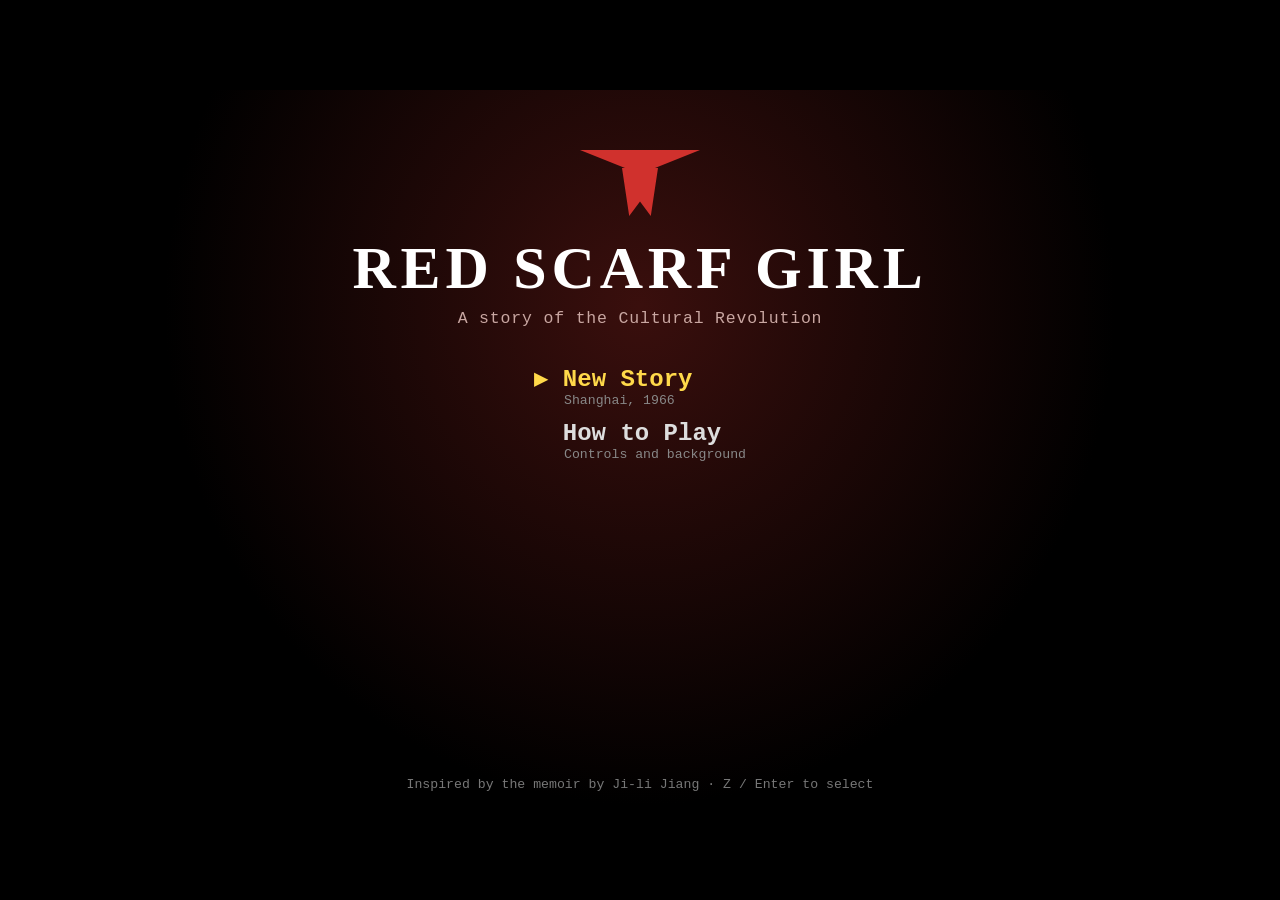
<file: red_scarf_girl_game copy/index.html>
<!doctype html>
<html lang="en">
<head>
<meta charset="utf-8">
<meta name="viewport" content="width=device-width, initial-scale=1, user-scalable=no">
<title>Red Scarf Girl</title>
<link rel="stylesheet" href="css/style.css">
</head>
<body>
<div id="wrap">
  <div id="screen">
    <canvas id="game" width="320" height="240" aria-label="Game screen"></canvas>
    <div id="hud"><div id="hudCh"></div><div id="hudGoal"></div><div id="hudWhere"></div></div>
    <div id="roomName"></div>
    <div id="pops"></div>
    <div id="dlg" class="hide">
      <canvas id="face" width="12" height="12"></canvas>
      <div class="dlg-body">
        <div id="dlgName"></div>
        <div id="dlgText"></div>
        <div id="dlgChoices"></div>
        <div id="dlgHint"></div>
      </div>
      <div id="dlgNext">▼</div>
    </div>
    <div id="writer" class="hide"></div>
    <div id="menu" class="hide"></div>
    <div id="card" class="hide"></div>
    <div id="title" class="hide"></div>
  </div>
  <div id="touch">
    <div class="dpad">
      <button data-k="up" class="u">▲</button>
      <button data-k="left" class="l">◀</button>
      <button data-k="right" class="r">▶</button>
      <button data-k="down" class="d">▼</button>
    </div>
    <div class="abtn">
      <button data-k="menu">C<small>menu</small></button>
      <button data-k="cancel">X<small>run</small></button>
      <button data-k="confirm" class="big">Z<small>talk</small></button>
    </div>
  </div>
</div>
<input type="file" id="fileInput" accept=".json,application/json" hidden>
<script src="js/art.js"></script>
<script src="js/engine.js"></script>
<script src="js/rooms.js"></script>
<script src="js/story.js"></script>
<script src="js/ui.js"></script>
</body>
</html>
</file>
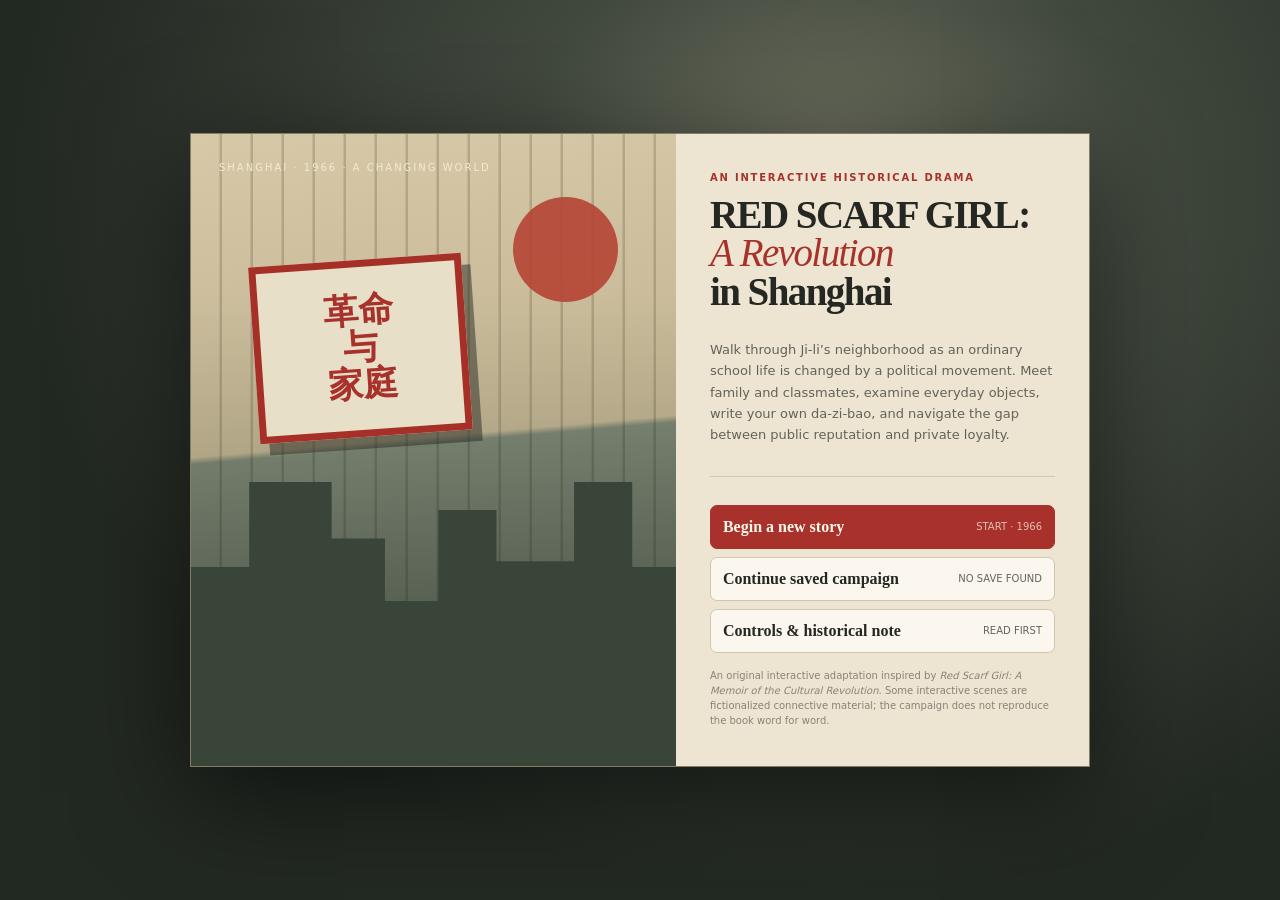
<file: red_scarf_girl_game copy/old_build1/index.html>
<!doctype html>
<html lang="en">
<head>
<meta charset="utf-8">
<meta name="viewport" content="width=device-width, initial-scale=1">
<title>Red Scarf Girl: A Revolution in Shanghai</title>
<style>
:root{--ink:#242722;--muted:#77796f;--paper:#f2ead9;--paper2:#e6dcc8;--red:#a8322b;--red2:#7f231f;--olive:#68745a;--gold:#c7a96b;--line:#d2c6b1;--panel:#fbf7ee;--shadow:0 14px 40px #231b1520}
*{box-sizing:border-box}html,body{height:100%;margin:0;background:#d5cbb8;color:var(--ink);font-family:ui-serif,Georgia,'Times New Roman',serif}button,input,textarea,select{font:inherit}button{cursor:pointer;border:1px solid var(--line);border-radius:7px;background:var(--panel);color:var(--ink);padding:9px 12px;transition:transform .12s,background .12s,border-color .12s}button:hover{background:#fffdf7;border-color:#a79a82}button:active{transform:translateY(1px)}button.primary{background:var(--red);border-color:var(--red);color:#fff8e9}button.primary:hover{background:var(--red2)}button.dark{background:#292d28;color:#f9f0dc;border-color:#292d28}button:disabled{opacity:.45;cursor:not-allowed}
#shell{min-height:100%;display:flex;flex-direction:column;background:linear-gradient(135deg,#ddd2bd,#cbbfa9)}
header{display:flex;align-items:center;justify-content:space-between;gap:18px;padding:12px 22px;background:#292d28;color:#f7efdf;border-bottom:3px solid var(--red);z-index:2} .brand{display:flex;gap:12px;align-items:center;min-width:0}.seal{width:39px;height:39px;display:grid;place-items:center;background:var(--red);color:#fff3e0;font-size:21px;border:2px solid #d3ae7a;box-shadow:inset 0 0 0 3px #882b25;flex:none}.brand h1{font-size:17px;letter-spacing:.045em;margin:0;white-space:nowrap}.brand small{display:block;font:11px/1.4 system-ui,sans-serif;color:#c9c0af;letter-spacing:.08em;text-transform:uppercase}.head-right{display:flex;align-items:center;gap:9px;font:12px system-ui,sans-serif}.head-right .rp{border:1px solid #766c5d;padding:8px 11px;border-radius:6px;color:#ffdf9f;white-space:nowrap}.head-right button{font:12px system-ui,sans-serif;padding:7px 10px;background:#3a3e37;color:#f3ead7;border-color:#606457}
main{width:min(1500px,100%);margin:0 auto;padding:16px;flex:1;display:flex;flex-direction:column;gap:13px}.storyline{display:flex;align-items:center;gap:13px;padding:12px 15px;background:#f3ead8;border:1px solid #c6b99f;box-shadow:0 3px 12px #3e302016;border-radius:9px}.chapter-kicker{font:10px system-ui,sans-serif;letter-spacing:.13em;text-transform:uppercase;color:var(--red);font-weight:800}.storyline h2{font-size:20px;line-height:1.2;margin:2px 0 0}.storyline p{font:12px/1.35 system-ui,sans-serif;color:#6c6d62;margin:4px 0 0}.chapter-num{font:29px Georgia,serif;color:#a99b81;width:48px;text-align:center;flex:none}.progress-wrap{margin-left:auto;min-width:150px;width:19%;}.progress-label{display:flex;justify-content:space-between;font:10px system-ui,sans-serif;color:var(--muted);margin-bottom:6px}.progressbar{height:6px;border-radius:20px;background:#d9cdb8;overflow:hidden}.progressbar span{display:block;height:100%;background:var(--red);width:0;transition:width .3s}
.layout{display:grid;grid-template-columns:minmax(0,1.85fr) minmax(280px,.8fr);gap:13px;align-items:stretch;min-height:0;flex:1}.map-panel,.side-panel{background:var(--panel);border:1px solid #c7b99f;border-radius:9px;box-shadow:var(--shadow);overflow:hidden}.map-head{padding:11px 14px;display:flex;justify-content:space-between;align-items:center;gap:10px;border-bottom:1px solid var(--line);background:#e9dfcc}.map-title{font-size:15px;font-weight:bold}.map-sub{font:11px system-ui,sans-serif;color:#77796f;margin-top:2px}.controls{font:10px system-ui,sans-serif;color:#68695f;white-space:nowrap}.controls b{display:inline-block;padding:3px 5px;border:1px solid #b9ac95;border-radius:4px;background:#f9f3e7;color:#292d28;margin:0 2px}
#mapWrap{position:relative;background:#d0c6b4;overflow:hidden}.map-tools{display:flex;gap:7px;flex-wrap:wrap;padding:9px 11px;border-top:1px solid var(--line);background:#f6f0e4}.map-tools button{font:11px system-ui,sans-serif;padding:7px 10px}.canvas-wrap{position:relative;width:100%;height:clamp(390px,55vh,610px)}canvas{display:block;width:100%;height:100%;outline:none;touch-action:none}.hint-chip{position:absolute;bottom:11px;left:11px;max-width:70%;font:11px/1.4 system-ui,sans-serif;padding:8px 10px;border:1px solid #d7c7a9;background:#f8efdcf0;border-radius:7px;box-shadow:0 3px 10px #251f1720;pointer-events:none}.target-chip{position:absolute;right:10px;top:10px;font:10px system-ui,sans-serif;text-transform:uppercase;letter-spacing:.08em;background:#292d28eF;color:#fff4dd;padding:8px 10px;border-radius:5px;max-width:55%;text-align:right}
.side-panel{display:flex;flex-direction:column;min-height:0}.side-section{padding:13px 14px;border-bottom:1px solid #e5dbc9}.side-section:last-child{border-bottom:0}.sec-label{font:10px system-ui,sans-serif;letter-spacing:.12em;text-transform:uppercase;color:#8b332b;font-weight:800;margin-bottom:8px}.objective-title{font-size:20px;line-height:1.18;margin:0 0 7px}.body-copy{font:12.5px/1.55 system-ui,sans-serif;color:#515349}.target-row{display:flex;gap:7px;align-items:center;margin-top:11px;font:11px system-ui,sans-serif;color:#727366}.target-dot{width:8px;height:8px;border-radius:50%;background:var(--red);box-shadow:0 0 0 3px #a8322b22}.meter{margin-top:9px}.meterline{display:flex;justify-content:space-between;font:11px system-ui,sans-serif;color:#56584e;margin-bottom:5px}.meterline strong{color:#33372e}.meterbar{height:5px;background:#e2d7c4;border-radius:10px;overflow:hidden}.meterbar span{height:100%;display:block;background:var(--olive);transition:width .3s}.meter.rp .meterbar span{background:var(--red)}.black-warning{display:none;margin-top:10px;background:#382e2c;color:#fff0dc;padding:9px 10px;border-left:3px solid #b23a31;border-radius:4px;font:11px/1.45 system-ui,sans-serif}.black-warning.show{display:block}.stats-grid{display:grid;grid-template-columns:1fr 1fr;gap:10px 14px}.mini-stat{font:10px system-ui,sans-serif;color:#77766c}.mini-stat strong{display:block;color:#33362e;font:17px Georgia,serif;margin-top:3px}.quick-actions{display:grid;grid-template-columns:1fr 1fr;gap:7px}.quick-actions button{font:11px system-ui,sans-serif;text-align:left}.log-list{display:flex;flex-direction:column;gap:8px;max-height:140px;overflow:auto}.log-item{font:11px/1.4 system-ui,sans-serif;color:#67685e;padding-left:10px;border-left:2px solid #c7b99e}.log-item b{color:#3d4037;display:block;font-weight:700;margin-bottom:1px}.footnote{font:10px/1.5 system-ui,sans-serif;color:#817d70;padding:5px 2px 0}
#startScreen{position:fixed;inset:0;z-index:20;display:flex;align-items:center;justify-content:center;padding:20px;background:radial-gradient(ellipse at 65% 20%,#6e7160 0,#41483d 26%,#222822 70%);color:#f8efdc;overflow:auto}.start-card{width:min(900px,100%);display:grid;grid-template-columns:1.08fr .92fr;border:1px solid #857c66;box-shadow:0 25px 100px #0008;min-height:500px;background:#ede4d2;color:var(--ink)}.start-art{position:relative;overflow:hidden;min-height:500px;background:linear-gradient(175deg,#d7c8a8 0%,#c3b694 48%,#7f8977 49%,#535e50 100%);display:flex;flex-direction:column;justify-content:space-between;padding:28px}.start-art:before{content:"";position:absolute;inset:0;background:repeating-linear-gradient(90deg,transparent 0 28px,#6b6a5744 29px 31px),linear-gradient(0deg,#30392b55,transparent 75%);mix-blend-mode:multiply}.sun{position:absolute;right:12%;top:10%;width:105px;height:105px;background:#b64435;border-radius:50%;opacity:.9}.silhouette{position:absolute;bottom:0;left:0;right:0;height:45%;background:#394538;clip-path:polygon(0 30%,12% 30%,12% 0,29% 0,29% 20%,40% 20%,40% 42%,51% 42%,51% 10%,63% 10%,63% 28%,79% 28%,79% 0,91% 0,91% 30%,100% 30%,100% 100%,0 100%)}.poster-shape{position:absolute;left:13%;top:20%;width:44%;height:28%;background:#e8dfc8;border:7px solid #a63028;transform:rotate(-4deg);box-shadow:9px 12px 0 #282a2580;display:grid;place-items:center;color:#a8322b;text-align:center;font-size:35px;font-weight:bold;line-height:1.05}.start-art .art-caption{position:relative;z-index:1;font:10px system-ui,sans-serif;letter-spacing:.2em;text-transform:uppercase;color:#f4ead1}.start-copy{padding:38px 34px;display:flex;flex-direction:column;justify-content:center}.eyebrow{font:10px system-ui,sans-serif;color:var(--red);font-weight:bold;letter-spacing:.18em;text-transform:uppercase}.start-copy h1{font-size:39px;line-height:.98;margin:13px 0 15px;letter-spacing:-.04em}.start-copy h1 em{color:var(--red);font-weight:normal}.start-copy p{font:13px/1.65 system-ui,sans-serif;color:#626359}.title-rule{height:1px;background:#d4c7b1;margin:17px 0}.start-buttons{display:flex;flex-direction:column;gap:8px;margin-top:11px}.start-buttons button{padding:12px;text-align:left;display:flex;justify-content:space-between;align-items:center}.start-buttons span{font:10px system-ui,sans-serif;opacity:.7}.disclaimer{font:10px/1.5 system-ui,sans-serif;color:#878476;margin-top:15px}
.overlay{position:fixed;inset:0;z-index:15;background:#191d19a8;display:none;align-items:center;justify-content:center;padding:18px;backdrop-filter:blur(3px)}.overlay.open{display:flex}.modal{width:min(650px,100%);max-height:min(86vh,800px);overflow:auto;background:#f5eddd;border:1px solid #c9b99d;box-shadow:0 24px 85px #0006;border-radius:10px}.modal-head{display:flex;align-items:start;justify-content:space-between;gap:12px;padding:19px 22px 13px;border-bottom:1px solid #dbcfbb;background:#ece1cd}.modal-kicker{font:10px system-ui,sans-serif;text-transform:uppercase;letter-spacing:.12em;color:var(--red);font-weight:800}.modal h2{font-size:25px;margin:5px 0 0;line-height:1.15}.close-btn{border:0;background:transparent;font:20px system-ui,sans-serif;padding:2px 6px;color:#666}.modal-body{padding:19px 22px}.modal-body p{font:13px/1.7 system-ui,sans-serif;color:#4f5148;white-space:pre-line}.choices{display:flex;flex-direction:column;gap:8px;margin-top:17px}.choice{display:flex;gap:12px;align-items:flex-start;text-align:left;padding:12px;background:#fffaf0;border:1px solid #d2c4ad}.choice-num{font:11px system-ui,sans-serif;color:var(--red);font-weight:bold;padding-top:2px}.choice strong{display:block;font:13px system-ui,sans-serif;margin-bottom:3px}.choice small{font:11px/1.45 system-ui,sans-serif;color:#707166}.modal-foot{padding:12px 22px 18px;border-top:1px solid #e1d5c2;display:flex;justify-content:space-between;gap:9px;align-items:center}.modal-foot small{font:10px/1.45 system-ui,sans-serif;color:#7d7b70}.writer-label{display:block;font:11px system-ui,sans-serif;font-weight:bold;margin:12px 0 6px}.writer-context{font:11px/1.5 system-ui,sans-serif;background:#eae0ce;padding:10px;border-left:3px solid var(--red);color:#53554b}.poster-title{width:100%;background:#fffaf0;border:1px solid #cdbda4;border-radius:6px;padding:10px;color:#2a2d26}.poster-text{width:100%;min-height:190px;resize:vertical;background:#fffaf0;border:1px solid #cdbda4;border-radius:6px;padding:12px;color:#2a2d26;line-height:1.55}.writing-options{display:flex;gap:12px;align-items:flex-start;font:11px/1.5 system-ui,sans-serif;margin:12px 0}.writing-options input{margin-top:3px;accent-color:var(--red)}.count-row{display:flex;justify-content:space-between;font:10px system-ui,sans-serif;color:#77756b;margin-top:5px}.entry-list{display:flex;flex-direction:column;gap:10px}.entry{border:1px solid #ddd0bc;background:#fcf7ed;padding:12px;border-radius:6px}.entry h3{font-size:16px;margin:0 0 5px}.entry p{margin:0;font-size:12px}.entry small{display:block;font:10px system-ui,sans-serif;color:#8b332b;margin-bottom:6px}.tabs{display:flex;gap:5px;flex-wrap:wrap;margin-bottom:14px}.tabs button{font:11px system-ui,sans-serif}.tabs button.active{background:#292d28;color:#f8eedb;border-color:#292d28}.toast{position:fixed;z-index:30;left:50%;bottom:22px;transform:translate(-50%,20px);opacity:0;transition:all .25s;pointer-events:none;background:#292d28;color:#fff2db;border:1px solid #a99778;border-radius:7px;padding:11px 15px;font:12px system-ui,sans-serif;box-shadow:0 8px 25px #0003}.toast.show{opacity:1;transform:translate(-50%,0)}#fileInput{display:none}
@media(max-width:900px){.layout{grid-template-columns:1fr}.side-panel{display:grid;grid-template-columns:1fr 1fr}.side-section{border-right:1px solid #e5dbc9}.side-section:first-child{grid-column:1/-1}.head-right .optional-head{display:none}.canvas-wrap{height:450px}}
@media(max-width:600px){main{padding:8px}.head-right .rp{display:none}header{padding:10px 12px}.brand h1{font-size:13px}.brand small{font-size:9px}.storyline{padding:9px}.storyline h2{font-size:17px}.storyline p{display:none}.chapter-num{width:34px;font-size:23px}.progress-wrap{min-width:75px;width:24%}.layout{gap:8px}.canvas-wrap{height:360px}.side-panel{display:flex}.start-card{grid-template-columns:1fr}.start-art{min-height:210px;padding:18px}.start-copy{padding:26px}.start-copy h1{font-size:31px}.poster-shape{font-size:23px}.sun{width:70px;height:70px}.modal-body{padding:15px}.modal-head{padding:15px}.modal h2{font-size:22px}}
</style>
</head>
<body>
<div id="shell">
<header>
  <div class="brand"><div class="seal">红</div><div><h1>RED SCARF GIRL</h1><small>A Revolution in Shanghai · Interactive historical drama</small></div></div>
  <div class="head-right"><div class="rp">RP <b id="headRP">50</b> · <span id="headRank">ACCEPTED</span></div><button id="saveBtn" title="Save your current progress">Save</button><button id="loadBtn" title="Load your local save">Load</button><button id="pauseBtn" class="optional-head">Pause / Menu</button></div>
</header>
<main>
  <section class="storyline"><div class="chapter-num" id="chapterNo">01</div><div style="min-width:0"><div class="chapter-kicker" id="chapterKicker">Chapter One</div><h2 id="chapterTitle">A Promising Future</h2><p id="chapterDesc">An ordinary day begins to change.</p></div><div class="progress-wrap"><div class="progress-label"><span>CAMPAIGN</span><span id="progressText">0 / 40</span></div><div class="progressbar"><span id="campaignBar"></span></div></div></section>
  <section class="layout">
    <div class="map-panel">
      <div class="map-head"><div><div class="map-title" id="locationName">Shanghai Neighborhood</div><div class="map-sub" id="locationHint">Walk, observe, and speak with care.</div></div><div class="controls"><b>WASD</b> move <b>E</b> interact <b>J</b> journal</div></div>
      <div id="mapWrap"><div class="canvas-wrap"><canvas id="gameCanvas" tabindex="0" aria-label="Explorable illustrated map of a Shanghai neighborhood"></canvas><div class="target-chip" id="targetChip">OBJECTIVE · Find your family</div><div class="hint-chip" id="hintChip">Move with WASD or arrow keys. Approach the glowing objective and press E.</div></div></div>
      <div class="map-tools"><button id="interactBtn" class="primary">Interact · E</button><button id="journalBtn">Journal · J</button><button id="peopleBtn">People & relationships</button><button id="documentsBtn">Documents & posters</button><button id="mapBtn">Neighborhood guide</button></div>
    </div>
    <aside class="side-panel">
      <div class="side-section"><div class="sec-label">Current objective</div><h3 class="objective-title" id="objectiveTitle">Get your bearings</h3><div class="body-copy" id="objectiveDesc">Explore the neighborhood and speak with the people around you.</div><div class="target-row"><span class="target-dot"></span><span id="objectiveTarget">Target: Family home</span></div><div class="black-warning" id="blackWarning"><b>BLACK CATEGORY</b><br>Your RP is below 10. Suspicion and exclusion are increasing. This label describes public treatment in the game, not your character's moral worth.</div></div>
      <div class="side-section"><div class="sec-label">Public standing</div><div class="meter rp"><div class="meterline"><span>Reputation Points (RP)</span><strong id="rpValue">50 / 100</strong></div><div class="meterbar"><span id="rpBar" style="width:50%"></span></div><div class="body-copy" style="font-size:11px;margin-top:6px" id="rpMeaning">Generally accepted by people nearby.</div></div><div class="meter"><div class="meterline"><span>Community suspicion</span><strong id="suspicionValue">12 / 100</strong></div><div class="meterbar"><span id="suspicionBar" style="width:12%"></span></div></div></div>
      <div class="side-section"><div class="sec-label">What reputation cannot measure</div><div class="stats-grid"><div class="mini-stat">Family trust<strong id="familyValue">60</strong></div><div class="mini-stat">Peer trust<strong id="peerValue">55</strong></div><div class="mini-stat">Personal integrity<strong id="integrityValue">60</strong></div><div class="mini-stat">Historical knowledge<strong id="knowledgeValue">0</strong></div></div><div class="body-copy" style="margin-top:10px;font-size:11px">Public standing, private conviction, and family loyalty are separate parts of Ji-li's life.</div></div>
      <div class="side-section"><div class="sec-label">Recent events</div><div class="log-list" id="eventLog"><div class="log-item"><b>June 1966</b>A school day begins in a familiar neighborhood.</div><div class="log-item"><b>Journal</b>Important discoveries and choices will be recorded here.</div></div></div>
      <div class="side-section"><div class="quick-actions"><button id="reflectBtn">✎ Write a private reflection</button><button id="settingsBtn">⚙ Settings & controls</button><button id="exportBtn">⇩ Export save file</button><button id="importBtn">⇧ Import save file</button></div><div class="footnote">Historical drama inspired by Ji-li Jiang’s memoir. Interactive scenes and systems are original adaptations, not quotations from the book.</div></div>
    </aside>
  </section>
</main>
</div>
<input type="file" id="fileInput" accept="application/json,.json">
<div class="overlay" id="overlay"><div class="modal" id="modal" role="dialog" aria-modal="true"></div></div>
<div class="toast" id="toast"></div>
<div id="startScreen"><div class="start-card"><div class="start-art"><div class="sun"></div><div class="poster-shape">革命<br>与<br>家庭</div><div class="silhouette"></div><div class="art-caption">Shanghai · 1966 · A changing world</div></div><div class="start-copy"><div class="eyebrow">An interactive historical drama</div><h1>RED SCARF GIRL:<br><em>A Revolution</em><br>in Shanghai</h1><p>Walk through Ji-li’s neighborhood as an ordinary school life is changed by a political movement. Meet family and classmates, examine everyday objects, write your own da-zi-bao, and navigate the gap between public reputation and private loyalty.</p><div class="title-rule"></div><div class="start-buttons"><button class="primary" id="newGameBtn"><b>Begin a new story</b><span>START · 1966</span></button><button id="continueBtn"><b>Continue saved campaign</b><span id="continueLabel">NO SAVE FOUND</span></button><button id="titleHelpBtn"><b>Controls & historical note</b><span>READ FIRST</span></button></div><div class="disclaimer">An original interactive adaptation inspired by <i>Red Scarf Girl: A Memoir of the Cultural Revolution</i>. Some interactive scenes are fictionalized connective material; the campaign does not reproduce the book word for word.</div></div></div></div>
<script>
(()=>{'use strict';
const $=id=>document.getElementById(id);
const SAVE_KEY='redScarfGirlCampaign_v1';
const clamp=(v,a,b)=>Math.max(a,Math.min(b,v));
const rankFor=rp=>rp<10?'BLACK CATEGORY':rp<25?'SUSPECTED':rp<50?'UNCERTAIN':rp<75?'ACCEPTED':'HIGHLY TRUSTED';
const rankMeaning=rp=>rp<10?'Facing heightened suspicion, exclusion, and political accusations.':rp<25?'Some people question your political reliability.':rp<50?'Your standing is mixed; reactions depend on the person and situation.':rp<75?'Generally accepted by people in the immediate social environment.':'Regarded as especially reliable, with greater expectations and responsibilities.';
const chapterData=[
{title:'A Promising Future',desc:'Family, school, friendships, and the future Ji-li imagines.',year:'June 1966',objectives:[
{target:'family_table',type:'talk',title:'A familiar morning',desc:'Begin at home and speak with your family before going out.',body:'Morning light reaches the family table. The room is crowded with ordinary things: bowls, folded cloth, a schoolbag, and a photograph tucked beside a cupboard. Beyond the window, the lane is already busy. For now, tomorrow still feels predictable.',choices:[{label:'Ask how everyone is doing',detail:'Make time for the people closest to you.',response:'The conversation is unremarkable in the best way. Your family has its own worries, but for a moment the day belongs to all of you.',effects:{family:3,integrity:1,knowledge:1}},{label:'Talk about school and your ambitions',detail:'Focus on the future you have worked toward.',response:'Your family listens with quiet pride. Doing well at school feels like a clear path forward, something you can understand and plan for.',effects:{rp:1,peers:1,knowledge:1}},{label:'Finish quickly and get ready',detail:'Keep to the routines you know.',response:'You gather your things and hurry through the familiar routine. Nobody is upset, but the morning passes without much conversation.',effects:{integrity:-1,knowledge:1}}]},
{target:'family_photo',type:'inspect',title:'The family photograph',desc:'Inspect a photograph and notice what it means to the household.',body:'The photograph is older than most of the objects in the room. Its edges have softened from being handled. The faces are ordinary and unguarded; no one in it appears to know what later years will ask of them. The image does not explain your family history, but it reminds you that a family is more than a label.',choices:[{label:'Look carefully and record what you remember',detail:'Keep the memory without drawing conclusions.',response:'You add the photograph to your journal as a personal keepsake. Its history remains incomplete, but it matters to you.',effects:{family:2,integrity:2,knowledge:1}}]},
{target:'mother',type:'talk',title:'A conversation before school',desc:'Speak with your mother about the changing mood outside.',body:'Your mother pauses from her work. People in the lane have begun discussing politics more openly, sometimes lowering their voices halfway through a sentence. She does not tell you what to believe. She asks you to pay attention, to think before speaking, and to remember that other people may be frightened too.',choices:[{label:'Promise to listen before deciding what to say',detail:'Careful, not careless.',response:'She nods. The advice sounds simple now, though you cannot yet know how hard it may become to follow.',effects:{family:3,integrity:2}},{label:'Say that doing well and following school rules will be enough',detail:'Trust the familiar structures around you.',response:'She accepts your answer, but her expression remains thoughtful. Good marks and good intentions may not answer every question people will ask.',effects:{rp:1,integrity:-1}},{label:'Ask what she thinks the new campaigns will mean',detail:'Admit that you are uncertain.',response:'She chooses her words carefully. Neither of you has a complete picture of what is coming.',effects:{family:2,knowledge:2,integrity:1}}]},
{target:'teacher',type:'talk',title:'An ambitious student',desc:'Visit the school and speak to a teacher about your plans.',body:'The classroom still carries the familiar smell of chalk and damp wood. Your teacher recognizes your hard work and asks what you hope to do in the future. Yet the usual conversation about grades now sits beside new questions about political attitude and background.',choices:[{label:'Speak honestly about your academic ambitions',detail:'Your hopes are still important to you.',response:'The teacher acknowledges your effort. The answer is sincere, but you notice that the conversation has acquired a new layer of caution.',effects:{rp:2,integrity:2,knowledge:1}},{label:'Ask what students are now expected to demonstrate',detail:'Try to understand the shifting rules.',response:'The teacher mentions collective participation and correct political attitude. The guidance is broad enough to leave you wondering how it will be judged.',effects:{rp:1,knowledge:2,suspicion:1}},{label:'Avoid the political subject and return to schoolwork',detail:'Hold on to the part of school you understand.',response:'For a few minutes you discuss lessons and assignments. You have not solved the larger uncertainty, but you have preserved a familiar conversation.',effects:{integrity:1,peers:1}}]},
{target:'friend',type:'talk',title:'A friend in the schoolyard',desc:'Talk with a classmate about plans and rumors.',body:'A friend catches up with you near the courtyard. The two of you have ordinary things to discuss, but rumors now compete with school gossip. Neither of you knows which reports are accurate or what the new expectations will mean for students from different families.',choices:[{label:'Admit you are unsure what to believe',detail:'Make room for an honest conversation.',response:'Your friend seems relieved that uncertainty can be said aloud. You agree to compare what you hear rather than treating every rumor as fact.',effects:{peers:3,integrity:2,knowledge:1}},{label:'Repeat the most confident rumor you heard',detail:'Sound informed, even without proof.',response:'Your friend listens, then asks where the story came from. You realize confidence and evidence are not the same thing.',effects:{rp:1,peers:-1,suspicion:2}},{label:'Change the subject to school and ordinary plans',detail:'Protect a little normality.',response:'You talk about classes and the things you hoped to do after school. The conversation helps, even if the rumors remain.',effects:{peers:1,integrity:1}}]}
]},
{title:'The World Begins to Change',desc:'New school expectations reshape ordinary meetings and conversations.',year:'Summer 1966',objectives:[
{target:'school_notice',type:'inspect',title:'A notice on the wall',desc:'Read the new announcement posted at school.',body:'A fresh notice has been placed where students usually look for timetables and classroom information. Its language is more political than the notices you remember. Students stop to read it in groups; some speak eagerly, others wait to see who speaks first.',choices:[{label:'Read the notice fully and write down its claims',detail:'Separate the message from the crowd’s reaction.',response:'Your journal records the notice as a document, not as proof that every statement on it is true. The distinction may become important.',effects:{knowledge:3,integrity:2}},{label:'Join the crowd and repeat its main slogan',detail:'Participate in the public mood.',response:'Several students respond warmly. You have shown visible participation, although you still have questions about what the words will mean in practice.',effects:{rp:3,peers:1,integrity:-1}},{label:'Stand back and listen to different reactions',detail:'Observe before joining in.',response:'You hear confidence, nervous jokes, and silence. The same notice produces very different feelings in the students gathered around it.',effects:{knowledge:2,suspicion:1,integrity:1}}]},
{target:'assembly',type:'talk',title:'The first political meeting',desc:'Attend the school gathering and decide how to participate.',body:'Chairs scrape and voices echo across the hall. A student organizer speaks about the need for everyone to show revolutionary commitment. The crowd is not one mind: some students are enthusiastic, some are cautious, and some watch the people around them before applauding.',choices:[{label:'Applaud with the group',detail:'Make your participation visible.',response:'Your applause is noticed. You appear engaged to the people watching, though the gesture does not tell anyone what you privately believe.',effects:{rp:3,peers:1,integrity:-2}},{label:'Listen closely without standing out',detail:'Avoid a public declaration while you learn.',response:'You follow the meeting and make notes in your memory. Some people may read your quietness as uncertainty; others scarcely notice it.',effects:{knowledge:2,suspicion:1,integrity:1}},{label:'Ask how students should treat classmates who are uncertain',detail:'Raise a question about the human consequences.',response:'The answer turns back to political vigilance and collective responsibility. Your question has made you visible, but it has not made the rules clearer.',effects:{integrity:2,knowledge:1,suspicion:2,rp:-1}}]},
{target:'teacher',type:'talk',title:'What is expected now?',desc:'Ask your teacher how school life will change.',body:'After the meeting, the teacher explains that school activities may change and that students will be asked to participate in collective tasks. The advice is deliberately cautious: it describes expectations without promising how every student will be treated.',choices:[{label:'Ask for clear, practical instructions',detail:'Try to understand what is required.',response:'You receive a short list of upcoming activities. Concrete instructions are easier to follow than vague judgments about attitude.',effects:{rp:1,knowledge:2}},{label:'Ask whether students will still be judged on their work',detail:'Protect the value you place on learning.',response:'The teacher says academic work still matters, but priorities may shift. You leave without knowing how long the balance will hold.',effects:{integrity:2,knowledge:1}},{label:'Agree publicly and ask no more',detail:'Keep the conversation safe.',response:'The teacher seems satisfied with the brief response. You have avoided further attention, but unanswered questions remain.',effects:{rp:2,integrity:-1}}]},
{target:'classmate',type:'talk',title:'Different reactions',desc:'Compare impressions with another student.',body:'A classmate is excited by the speed of change. Another student nearby barely speaks. They both live in the same city and attend the same school, yet they have different reasons to feel hopeful or afraid.',choices:[{label:'Ask what makes the changes feel exciting',detail:'Understand before judging.',response:'Your classmate describes wanting unfairness to end and wanting to be part of something important. Their hope is real, even if it does not answer every concern.',effects:{peers:2,knowledge:2,integrity:1}},{label:'Say that you do not know where things are heading',detail:'Be direct about uncertainty.',response:'The classmate glances around before answering. Uncertainty has become something people measure before they admit it.',effects:{integrity:2,peers:1,suspicion:1}},{label:'Echo the strongest opinion in the conversation',detail:'Match the loudest voice.',response:'The conversation moves on quickly. You have blended in, though no one has learned what you actually think.',effects:{rp:2,integrity:-2}}]},
{target:'street_poster',type:'inspect',title:'Words spreading beyond school',desc:'Read a public poster and note how neighbors respond.',body:'A hand-lettered notice has appeared on a wall near the lane. People pause in passing; a few point at particular lines. One person repeats a claim as fact, while another says the writer has left out important context. The poster is a public statement, but the street is full of interpretations.',choices:[{label:'Record the main claim and the disagreement',detail:'Keep evidence and interpretation separate.',response:'Your journal now holds the poster’s core claim and the fact that neighbors dispute its meaning.',effects:{knowledge:3,integrity:2}},{label:'Tell a neighbor the poster must be right',detail:'Trust public confidence.',response:'The neighbor nods, pleased that you agree. You have repeated the poster’s authority without examining its evidence.',effects:{rp:1,integrity:-2}},{label:'Ask who wrote it and what they witnessed',detail:'Look for the source of the claim.',response:'No one can give you a clear answer. The uncertainty itself becomes part of what you record.',effects:{knowledge:2,suspicion:1,integrity:1}}]}
]},
{title:'The Four Olds',desc:'Cultural campaigns reach into objects, traditions, and private spaces.',year:'Late Summer 1966',objectives:[
{target:'keepsake',type:'inspect',title:'An object from another time',desc:'Examine a family keepsake caught up in the changing mood.',body:'A small keepsake rests among household things: an old printed card with careful decoration. On an ordinary day, no one would give it a second thought. Now people discuss objects like this as symbols of an old way of life. The object itself cannot explain what it means to every person who sees it.',choices:[{label:'Keep it safe and ask your family about its history',detail:'Treat memory as something worth understanding.',response:'You put the keepsake away carefully. Its personal meaning is now recorded in your journal, though you know that public scrutiny can reach into private rooms.',effects:{family:3,integrity:3,knowledge:1}},{label:'Set it aside so it will not attract attention',detail:'Try to reduce the household’s exposure.',response:'You move the object out of sight. It feels like a practical act, but you cannot know whether hiding it will protect anyone if questions come.',effects:{family:1,suspicion:-1,integrity:-1}},{label:'Ask whether the object should be shown at a meeting',detail:'Consider public expectations.',response:'Your family is hesitant. The choice would make a private possession part of a public judgment, and none of you knows what follows.',effects:{rp:1,family:-2,knowledge:1}}]},
{target:'neighbor',type:'talk',title:'A neighbor asks for help',desc:'Speak with a neighbor worried about objects in their home.',body:'A neighbor quietly asks what other families are doing with old possessions. They have heard conflicting advice and do not know which rumors to trust. They are not asking you to solve the campaign; they are asking you to listen.',choices:[{label:'Share what you know, including what you do not know',detail:'Offer care without inventing certainty.',response:'The neighbor thanks you for not pretending to have all the answers. The conversation does not remove their fear, but they feel less alone.',effects:{peers:2,integrity:2,knowledge:1}},{label:'Recommend that they follow the safest public instruction',detail:'Favor caution over personal interpretation.',response:'The neighbor considers your advice. It may help them avoid immediate attention, though it cannot guarantee safety.',effects:{rp:1,suspicion:-1,integrity:-1}},{label:'Avoid the conversation because it feels risky',detail:'Protect yourself from being drawn in.',response:'You leave politely. The neighbor is disappointed, but you are aware that even listening can have consequences in this atmosphere.',effects:{suspicion:-1,peers:-2,integrity:-1}}]},
{target:'shopkeeper',type:'talk',title:'The shopkeeper’s shutter',desc:'Ask how daily business is being affected.',body:'The shopkeeper has less time for ordinary business because people keep stopping to discuss meetings and slogans. A few customers are openly enthusiastic; others make purchases quickly and avoid conversation. The street is changing through a thousand small interruptions.',choices:[{label:'Ask how you can help with an ordinary task',detail:'Offer practical assistance.',response:'You help straighten a stack of goods and listen while the shopkeeper explains what has changed. Ordinary kindness remains possible, though it cannot repair every larger problem.',effects:{peers:2,knowledge:1,integrity:1}},{label:'Ask what people are saying about the neighborhood',detail:'Gather accounts, but remember they may conflict.',response:'The shopkeeper shares several different reports and carefully separates what they witnessed from what others told them.',effects:{knowledge:3,suspicion:1}},{label:'Repeat the official-sounding view you heard at school',detail:'Signal agreement with the public mood.',response:'The shopkeeper stops talking about their own worries. You have changed the subject into a test of public alignment.',effects:{rp:2,peers:-1,integrity:-2}}]},
{target:'street_poster',type:'inspect',title:'The wall is no longer ordinary',desc:'Observe how another public notice changes the street.',body:'New paper covers part of an older notice. Several lines are written in large characters, meant to be read from a distance. People gather, leave, and return. You notice that the same wall now acts as a place for argument, instruction, and accusation.',choices:[{label:'Record what changed since your last visit',detail:'Use observation rather than assumption.',response:'The journal notes the new layers of paper and the changing crowd. You have begun to see the neighborhood as a record of events, not just a route home.',effects:{knowledge:3,integrity:1}},{label:'Ask a passerby what the new words mean to them',detail:'Listen to a personal interpretation.',response:'The passerby speaks about fear, hope, and uncertainty in the same breath. The notice does not mean exactly the same thing to everyone.',effects:{knowledge:2,peers:1}},{label:'Move on without looking too long',detail:'Avoid being noticed near a charged public space.',response:'You leave the crowd. The choice lowers your exposure, but the words remain on the wall behind you.',effects:{suspicion:-1,integrity:-1}}]},
{target:'grandmother',type:'talk',title:'A family memory',desc:'Ask your grandmother what she wants you to remember.',body:'Your grandmother speaks about family customs and the objects that carry memories across generations. She does not offer a grand political argument. She talks about people, occasions, and the small routines through which a household remembers itself.',choices:[{label:'Listen and record the story privately',detail:'Preserve memory without turning it into a public statement.',response:'You write a private note about the story. It will not settle the public argument over tradition, but it gives the keepsake a human context.',effects:{family:4,integrity:2,knowledge:1}},{label:'Ask how to explain the family’s traditions to others',detail:'Try to make private meaning understandable.',response:'She helps you put the tradition into simple words. Whether others will accept that explanation is another question.',effects:{family:2,knowledge:2,peers:1}},{label:'Say it may be safer not to discuss the past',detail:'Avoid putting family memories into circulation.',response:'She grows quiet, then agrees that caution matters. You sense how much a person can lose when ordinary memories become difficult to share.',effects:{family:-1,suspicion:-1,integrity:-1}}]}
]},
{title:'Words on the Wall',desc:'Political writing becomes a public act with consequences beyond the page.',year:'Autumn 1966',objectives:[
{target:'teacher',type:'talk',title:'An assignment in public language',desc:'Receive instructions for a written political statement.',body:'A teacher explains that students are being asked to prepare public writing. The task is presented as a demonstration of participation. You are told to address the stated issue clearly, but the classroom offers little guidance on how a written statement may affect the people who read it.',choices:[{label:'Ask what the assignment must include',detail:'Clarify the task before you write.',response:'You learn the topic and where the finished sheet can be displayed. The teacher emphasizes clarity and participation, not a single required sentence.',effects:{knowledge:2,rp:1}},{label:'Ask whether you may express uncertainty',detail:'Test the limits of the assignment.',response:'The teacher gives a cautious answer: students should respond to the assignment and consider the current expectations. You are left to decide how to word your own response.',effects:{integrity:2,suspicion:1}},{label:'Accept the assignment without comment',detail:'Start with the instructions you have.',response:'You receive the paper and leave. There is now a concrete task in front of you, even if its larger meaning remains unsettled.',effects:{rp:1,integrity:-1}}]},
{target:'school_desk',type:'write',title:'Compose a da-zi-bao',desc:'Physically write your own poster. Clear wording and required task concepts matter; the game does not score your real-world ideology.',body:'Write a public statement responding to the school assignment. Choose your wording carefully: a poster may be read by classmates, teachers, and people who do not know the context. You can publish it for public reaction or keep it as a private draft.',prompt:'Write a response to the school’s stated issue. A successful task addresses the issue, gives a reason or observation, and makes its intended audience clear. This is a writing exercise, not a test of personal ideology.',required:['school','students'],effects:{rp:1,integrity:1,knowledge:2}},
{target:'school_board',type:'inspect',title:'Return to the noticeboard',desc:'See how public writing changes the school environment.',body:'The board is crowded with writing. A sheet that looked straightforward at the desk can seem different once it is surrounded by other voices. You read several lines and notice how readers focus on different parts of the same message.',choices:[{label:'Read the responses and record different interpretations',detail:'Notice who praises, questions, or ignores the poster.',response:'You add a note about the responses you witnessed. The public meaning of writing is shaped by the people who encounter it as well as by the person who wrote it.',effects:{knowledge:3,integrity:2}},{label:'Stand near the board and explain your wording',detail:'Take responsibility for what you published.',response:'You explain the choices you made. Some listeners accept your explanation; others are more interested in how your statement fits the prevailing mood.',effects:{rp:1,peers:1,integrity:2,suspicion:1}},{label:'Leave before anyone asks you about it',detail:'Limit further attention.',response:'You move away. You cannot control how people will interpret the paper, and you will not hear every response to it.',effects:{suspicion:-1,integrity:-1}}]},
{target:'friend',type:'talk',title:'A friend reacts to your words',desc:'Discuss how the poster might affect your friendship.',body:'Your friend has seen the writing and wants to know what you meant. They do not ask only about the words; they ask why you chose to put them where everyone could see them. The question feels more personal than the assignment did.',choices:[{label:'Explain your intent and listen to their concerns',detail:'Take the relationship seriously.',response:'You both leave with a clearer picture of the other’s concerns. Agreement is not complete, but your friend knows you are willing to explain rather than dismiss them.',effects:{peers:4,integrity:2}},{label:'Say the assignment mattered more than the wording',detail:'Separate compliance from personal belief.',response:'Your friend understands the pressure, but worries that people reading the poster will not know what you meant privately.',effects:{peers:1,rp:1,integrity:1}},{label:'Tell your friend not to question a public statement',detail:'Close the conversation.',response:'The exchange ends abruptly. You may avoid an argument today, but the unspoken concern remains between you.',effects:{peers:-3,rp:1,integrity:-2}}]},
{target:'square_board',type:'inspect',title:'Writing reaches the neighborhood',desc:'Compare the school’s writing with public posters elsewhere.',body:'At the square, public writing is being read by people who did not attend your school meeting. One passerby interprets the language as a warning; another sees it as a statement of commitment. Context has traveled less reliably than the words themselves.',choices:[{label:'Compare the audiences and record what differs',detail:'Track how meaning changes between places.',response:'Your journal connects the school noticeboard with the neighborhood wall. The wording travels, but the context does not always travel with it.',effects:{knowledge:3,integrity:1}},{label:'Ask what readers think the writer intended',detail:'Seek perspectives without assuming certainty.',response:'You hear several possibilities and no definitive answer. Readers can infer intent, but they cannot simply see into a writer’s private thoughts.',effects:{knowledge:2,peers:1}},{label:'Avoid discussing your school’s poster in public',detail:'Protect yourself from speculation.',response:'You keep the conversation general and leave. You have limited exposure, but do not learn how your own writing is being received.',effects:{suspicion:-1,knowledge:1}}]}
]},
{title:'Under Suspicion',desc:'Rumors, labels, and public scrutiny begin to shape who can speak freely.',year:'Autumn 1966',objectives:[
{target:'classmate',type:'talk',title:'An uncomfortable question',desc:'A classmate asks about your family background.',body:'A classmate asks a question about your family that is not really about home life. The question is framed as a test of trustworthiness. The room around you seems to grow quieter, though you cannot tell how many people are listening.',choices:[{label:'Answer carefully and avoid inventing details',detail:'Be truthful without offering more than you know.',response:'Your answer gives the classmate some information but does not satisfy every curiosity. You have avoided turning uncertainty into a false claim.',effects:{integrity:3,knowledge:1,suspicion:1}},{label:'Deflect and ask why the question matters',detail:'Challenge the premise without making a public accusation.',response:'The classmate is taken aback. The question has not disappeared, but for a moment its assumptions are visible.',effects:{integrity:2,peers:1,suspicion:2,rp:-1}},{label:'Give the answer you think the classmate wants',detail:'Prioritize immediate acceptance.',response:'The classmate appears satisfied, at least for now. You are left thinking about the distance between a safe answer and an honest one.',effects:{rp:3,integrity:-3,peers:1}}]},
{target:'school_gate',type:'inspect',title:'The gate and the rumors',desc:'Observe how people respond as they enter the school.',body:'Small groups form and break apart near the gate. A rumor about a student’s family passes from one group to another, changing slightly each time. Nobody can point to a clear source. The uncertainty does not stop the story from affecting how people behave.',choices:[{label:'Ask who actually witnessed the reported event',detail:'Look for firsthand evidence.',response:'No one nearby can confirm the account. You record it as a rumor and note how quickly people repeat it anyway.',effects:{knowledge:3,integrity:2}},{label:'Warn a student not to repeat an unverified claim',detail:'Try to slow the spread.',response:'The student says they were only repeating what they heard. The conversation may make them think twice, or it may simply make them more cautious around you.',effects:{peers:2,integrity:2,suspicion:1}},{label:'Keep walking and avoid joining the discussion',detail:'Reduce your involvement.',response:'You do not add your voice to the rumor. You also leave without learning who is affected by it.',effects:{suspicion:-2,integrity:1}}]},
{target:'street_poster',type:'inspect',title:'A hostile poster',desc:'Read a poster that targets someone in the neighborhood.',body:'A new sheet attacks a person’s reliability and background. It offers confident language but little verifiable detail. Neighbors gather at different distances: some read every line, some turn away, and others study who is watching whom.',choices:[{label:'Record the claims as claims, not proven facts',detail:'Keep a careful record without repeating the accusation as truth.',response:'Your journal preserves the substance of the notice while clearly marking it as an accusation. A written allegation can have real effects even when its evidence is weak.',effects:{knowledge:3,integrity:2}},{label:'Join the public criticism to avoid suspicion',detail:'Protect your own standing by participating.',response:'A few people acknowledge your participation. You gain public approval in the moment, but the person named on the sheet is more isolated.',effects:{rp:3,integrity:-3,suspicion:-1}},{label:'Ask a bystander whether the claims can be verified',detail:'Seek evidence carefully.',response:'The bystander lowers their voice and says they do not know. No proof emerges, but your question makes the crowd aware that not everyone accepts the poster without doubt.',effects:{integrity:2,knowledge:2,suspicion:2,rp:-1}}]},
{target:'friend',type:'talk',title:'When a friend steps away',desc:'Find out why a friend has become distant.',body:'Your friend keeps a little more distance than before. They explain that others have asked questions about whom they spend time with. They are not necessarily angry with you; they are afraid of becoming a subject of discussion themselves.',choices:[{label:'Tell them you understand and leave room to reconnect',detail:'Do not demand a risky public gesture.',response:'The distance does not vanish, but your friend appreciates that you have not turned their fear into a betrayal. You agree to speak when it feels safe.',effects:{peers:3,integrity:2,family:1}},{label:'Ask them to defend you in front of others',detail:'Seek public reassurance.',response:'Your friend hesitates. Asking for support in private is different from asking someone to expose themselves publicly.',effects:{peers:-2,suspicion:1,integrity:1}},{label:'Pretend you do not care about the distance',detail:'Hide the hurt and avoid a difficult conversation.',response:'You both move on without resolving the problem. Silence may be protective, but it also leaves room for misunderstanding.',effects:{peers:-1,integrity:-1}}]},
{target:'teacher',type:'talk',title:'Extra scrutiny',desc:'Speak with a teacher after a difficult school interaction.',body:'The teacher asks about your recent participation and whether you understand what students are expected to do. The tone changes depending on the public standing you have accumulated; people with low RP draw more suspicion, while people with high RP may be expected to demonstrate even greater loyalty.',choices:[{label:'Describe what happened without embellishing',detail:'Offer a factual account.',response:'You explain the interaction as accurately as you can. The teacher may not agree with every conclusion, but you have avoided making the account stronger than the evidence.',effects:{integrity:3,knowledge:1,suspicion:-1}},{label:'Emphasize your visible participation',detail:'Point to what others have seen you do.',response:'The teacher recognizes the visible participation. It may help publicly, but it does not answer every private question about the incident.',effects:{rp:2,integrity:-1}},{label:'Ask whether the accusation can be reviewed fairly',detail:'Request a process instead of a label.',response:'The teacher says the situation will be considered, but gives no guarantee. You have asked for a fair review in an environment where certainty is scarce.',effects:{integrity:2,knowledge:1,suspicion:1,rp:-1}}]}
]},
{title:'Family and Allegiance',desc:'Home becomes a place where loyalty, silence, and disclosure collide.',year:'Late 1966',objectives:[
{target:'family_document',type:'inspect',title:'A sensitive document',desc:'Examine a family paper and consider what it does—and does not—prove.',body:'A document connected to your family’s past has been kept among ordinary household papers. Its meaning is not obvious from one glance. Some details are clear; other parts need context. You realize that a paper can become politically important even when it was once kept for everyday reasons.',choices:[{label:'Read it carefully and ask a family member for context',detail:'Combine the document with what the family remembers.',response:'You record what the document actually says and what your family adds from memory. You keep the two sources distinct rather than pretending the paper answers every question.',effects:{knowledge:4,family:2,integrity:2}},{label:'Put it away without reading further',detail:'Limit the risk of handling sensitive material.',response:'You return the document to its place. The choice feels safer in the short term, but you learn little about its significance.',effects:{suspicion:-1,knowledge:0,integrity:-1}},{label:'Ask whether the document should be disclosed publicly',detail:'Consider the consequences of disclosure.',response:'The family does not agree on an easy answer. Disclosure might be demanded, misunderstood, or used to judge people beyond the document itself.',effects:{family:-1,knowledge:2,integrity:1}}]},
{target:'father',type:'talk',title:'Your father’s concern',desc:'Talk with your father about family history and outside pressure.',body:'Your father is careful about what he says. He understands that family history can be judged by people who do not know the people involved. He does not ask you to memorize a perfect answer; he asks you to think about the difference between protecting someone and making a promise you cannot keep.',choices:[{label:'Promise to speak with care, not to control every outcome',detail:'Be loyal without pretending you have power over everything.',response:'He accepts the limits in your promise. It is not certainty, but it is honest about what you can and cannot decide.',effects:{family:4,integrity:3}},{label:'Promise that public approval will protect the family',detail:'Offer reassurance through visible conformity.',response:'He appreciates your wish to help, but neither of you can know whether approval will be enough when political conditions change.',effects:{family:1,rp:2,integrity:-2}},{label:'Ask what he wants you to say if directly questioned',detail:'Prepare for a difficult conversation.',response:'He suggests that you listen to the question, avoid inventing facts, and remember that a family member is more than a category assigned to them.',effects:{family:3,knowledge:2,integrity:2}}]},
{target:'mother',type:'talk',title:'Your mother asks what you have heard',desc:'Share information from school and the neighborhood.',body:'Your mother asks what people are saying about the family. She wants to understand the risks, but she also knows that rumors may contain errors. The information you bring home can help the household prepare—or cause unnecessary fear if you present uncertain claims as fact.',choices:[{label:'Separate what you saw from what you heard',detail:'Be precise about the limits of your information.',response:'She listens and asks a few careful questions. Your account gives the family a clearer picture without pretending the rumors are all true.',effects:{family:3,knowledge:2,integrity:2}},{label:'Repeat every rumor so the family knows everything',detail:'Try to provide complete warning.',response:'Your mother now has more information, but also more uncertainty to sort through. Some reports may matter; others may only spread fear.',effects:{family:1,knowledge:1,suspicion:1,integrity:-1}},{label:'Withhold the details to spare her worry',detail:'Choose protection through silence.',response:'You spare her the most troubling details for the moment. But silence leaves her with fewer facts when making decisions.',effects:{family:-1,integrity:-1,suspicion:-1}}]},
{target:'family_table',type:'talk',title:'What can be said at home?',desc:'Navigate a family disagreement about what to reveal outside.',body:'At the table, your family considers a question that has no simple answer: what should be disclosed when outsiders ask, and what belongs within the household? Everyone wants to protect one another, but each person has a different idea of what protection requires.',choices:[{label:'Suggest agreeing on facts without inventing a shared story',detail:'Keep the family aligned without asking anyone to lie.',response:'The family agrees to speak carefully about what each person knows. You have not removed the danger, but you have avoided building a plan around false certainty.',effects:{family:4,integrity:3,knowledge:1}},{label:'Argue that everyone should give the safest public answer',detail:'Prioritize reducing immediate attention.',response:'Some family members see the sense in caution; others fear that rehearsed answers will create further problems if the details differ.',effects:{family:-1,rp:1,integrity:-1}},{label:'Say each person must decide alone',detail:'Respect individual judgment, even if it divides the family.',response:'The family members are left with more responsibility and less common ground. Individual judgment matters, but isolation has its own cost.',effects:{family:-3,integrity:1}}]},
{target:'meeting',type:'talk',title:'Public expectation, private loyalty',desc:'Attend a local meeting where family background is discussed.',body:'The meeting asks residents to demonstrate their stance publicly. Personal histories are spoken about as though they can be reduced to a category. You notice who speaks freely, who repeats a familiar phrase, and who keeps their eyes on the floor.',choices:[{label:'Listen and avoid repeating unverified personal claims',detail:'Decline to make rumor sound like evidence.',response:'You take part without amplifying the accusation. Some may see your restraint as caution; others may question why you did not show greater enthusiasm.',effects:{integrity:3,knowledge:2,suspicion:1}},{label:'Make a public statement supporting the meeting’s aims',detail:'Show visible participation without naming anyone.',response:'The statement is received as participation. The public gesture helps your standing, though it does not resolve your family’s private worry.',effects:{rp:3,integrity:-1,family:-1}},{label:'Ask whether private family matters need to be discussed publicly',detail:'Question the boundary between public and private.',response:'Several people turn toward you. The chair moves the discussion onward without giving a clear answer, and you become more noticeable.',effects:{integrity:2,suspicion:3,rp:-2,knowledge:1}}]}
]},
{title:'Accusations and Consequences',desc:'Earlier choices return as the neighborhood weighs words, evidence, and loyalty.',year:'1967',objectives:[
{target:'meeting',type:'talk',title:'A gathering grows tense',desc:'Attend a meeting where accusations are discussed.',body:'The meeting is more tense than the earlier gatherings. People arrive with different levels of certainty, and some seem to have decided what happened before anyone speaks. A person’s standing in the room can matter as much as the details of the story.',choices:[{label:'Ask that claims be distinguished from firsthand evidence',detail:'Make room for verification.',response:'The request slows the discussion briefly. It does not guarantee a fair hearing, but several listeners now have to consider the difference between what someone witnessed and what someone repeated.',effects:{integrity:3,knowledge:2,suspicion:2,rp:-1}},{label:'Support a call for collective responsibility',detail:'Keep the public meeting moving.',response:'Your response fits the language of the gathering. It is welcomed by some people, though the meaning of collective responsibility remains contested.',effects:{rp:2,integrity:-1,peers:1}},{label:'Stay silent and observe who is being heard',detail:'Understand the dynamics before acting.',response:'You notice that not every person gets the same chance to speak. Silence protects you from one kind of exposure while leaving the discussion unchanged.',effects:{knowledge:2,suspicion:1,integrity:1}}]},
{target:'friend',type:'talk',title:'Support without a guarantee',desc:'A friend needs help, but public support may carry consequences.',body:'Your friend is being discussed by others and asks whether you believe the story. They need to know you have listened, but they also know that a public defense could draw attention toward you. It is possible to care and still be afraid.',choices:[{label:'Tell your friend what you know and what you do not',detail:'Offer honest support without promising an outcome.',response:'Your friend hears the limits in your answer, but also hears that you are not abandoning them. The conversation restores some trust, even though it cannot control what happens next.',effects:{peers:4,integrity:3,suspicion:1}},{label:'Offer to speak to one trusted person privately',detail:'Seek a smaller, more careful way to help.',response:'Your friend accepts that a private conversation may be less risky. Whether the person will listen remains uncertain.',effects:{peers:3,integrity:2,knowledge:1,suspicion:1}},{label:'Say you cannot become involved',detail:'Set a boundary around your own exposure.',response:'Your friend does not argue, but the refusal hurts. The choice may protect you from immediate scrutiny while changing the relationship.',effects:{peers:-4,suspicion:-1,integrity:-1}}]},
{target:'square_board',type:'write',title:'Respond to a public accusation',desc:'Write a response that addresses what can be verified and the effects of public claims.',body:'A public accusation has drawn attention in the neighborhood. You are asked to write a response. The task is to address the accusation and its effect on the community; it does not require you to label a person as good or bad. Consider what you know firsthand and what remains uncertain.',prompt:'Write a response to a public accusation. Include the issue being discussed and a reasoned statement about evidence, responsibility, or consequences. You may choose the tone and decide whether to publish.',required:['accusation'],effects:{rp:0,integrity:2,knowledge:2}},
{target:'neighbor',type:'talk',title:'A neighbor remembers the poster',desc:'Hear how the public statement affected someone outside the meeting.',body:'A neighbor tells you that the poster changed how people greeted the person named in it. Some stopped speaking; others began asking questions. The neighbor does not know whether every claim was true, but they witnessed how quickly public treatment changed.',choices:[{label:'Record the social consequences separately from the truth of the claim',detail:'Remember that impact and proof are different questions.',response:'Your journal now distinguishes the accusation’s effects from whether the claims were substantiated. Both questions matter, and one does not answer the other.',effects:{knowledge:3,integrity:3,peers:1}},{label:'Ask if anyone has checked the details',detail:'Return to evidence.',response:'The neighbor has heard many opinions but little direct checking. The gap between accusation and verification is larger than you expected.',effects:{knowledge:3,suspicion:1}},{label:'Avoid extending the conversation',detail:'Step away from a sensitive subject.',response:'You thank the neighbor and leave. The encounter does not add new details, but it stays with you.',effects:{suspicion:-1,integrity:-1}}]},
{target:'archive',type:'inspect',title:'A record is not the whole story',desc:'Review your collected documents and reconsider what they show.',body:'Your journal, notes, and copied public notices now form a small archive. Some documents are specific; others are broad and rhetorical. Your own notes are also imperfect. You are learning that keeping a record means acknowledging gaps, not pretending every question has been answered.',choices:[{label:'Review the evidence and mark remaining uncertainty',detail:'Keep the record honest.',response:'You update the journal’s evidence notes. You know more than you did at the start, yet you also know the limits of what you personally witnessed.',effects:{knowledge:4,integrity:3}},{label:'Choose the interpretation that best matches your current standing',detail:'Let public consequences shape your conclusion.',response:'The interpretation may feel safer to share, but it does not remove the unanswered questions in your documents.',effects:{rp:1,integrity:-2,knowledge:1}},{label:'Set the papers aside for now',detail:'Take a break from trying to understand everything.',response:'You close the folder. Rest can be necessary, even when the record remains incomplete.',effects:{integrity:1}}]}
]},
{title:'What Remains',desc:'The campaign closes with memory, family, and the limits of a reputation score.',year:'A later reflection',objectives:[
{target:'family_table',type:'inspect',title:'The same room, changed meaning',desc:'Return to the family table and consider what ordinary objects hold now.',body:'The table is still a table. Its scratches and worn edges have not changed, but the conversations held around it have. Objects that once felt ordinary now carry memories of choices, rumors, and the things your family tried to protect.',choices:[{label:'Write down one thing you want to remember accurately',detail:'Keep the memory specific rather than turning it into a slogan.',response:'You record a concrete memory and what you learned from it. The act does not solve everything, but it gives the experience a shape you can return to.',effects:{family:3,integrity:3,knowledge:2}},{label:'Focus on how the family helped one another',detail:'Remember care as an action, not a score.',response:'You think about the practical and emotional ways family members tried to protect one another. Public reputation never captured the whole of those efforts.',effects:{family:4,integrity:2}},{label:'Avoid writing about the hardest parts today',detail:'Give yourself room to pause.',response:'You leave the journal open but blank. Some memories need time before they can be written clearly.',effects:{integrity:1}}]},
{target:'grandmother',type:'talk',title:'What should be carried forward?',desc:'Speak with your grandmother about memory and the future.',body:'Your grandmother does not ask for a final verdict on every person or event. She asks what you will carry forward: which memories, which questions, and what you have learned about how people treat one another when the world changes around them.',choices:[{label:'Carry family stories with their context',detail:'Preserve nuance as well as memory.',response:'She is glad you want to remember the details rather than reduce the past to one easy lesson. You understand that memory takes care.',effects:{family:4,integrity:3,knowledge:1}},{label:'Carry the lesson that public approval can change',detail:'Recognize the fragility of reputation.',response:'You reflect on how quickly public judgments shifted. Reputation told you how others perceived you at a given moment, not everything about who you were.',effects:{integrity:3,knowledge:2}},{label:'Say you still do not know how to make sense of it all',detail:'Allow uncertainty to remain.',response:'She does not demand a neat answer. Naming what you still do not understand is part of remembering honestly.',effects:{family:2,integrity:2,knowledge:2}}]},
{target:'school_gate',type:'inspect',title:'The school you remember',desc:'Return to the gate and look at what has changed in your own understanding.',body:'The school gate is a familiar landmark, but you no longer see it only as the entrance to lessons and friendships. It is also where expectations were announced, rumors travelled, and people learned to watch how others responded.',choices:[{label:'Record how your understanding changed',detail:'Compare the person you were with what you know now.',response:'You add a reflection to the journal. The record of your campaign is not a simple list of wins and losses; it includes uncertainties, relationships, and choices made under pressure.',effects:{knowledge:3,integrity:3}},{label:'Focus on the friendships that endured',detail:'Remember people beyond public labels.',response:'You think about the people who made room for honesty, even when they were afraid. That care mattered in ways no reputation meter could fully represent.',effects:{peers:3,integrity:2}},{label:'Leave without trying to summarize everything',detail:'Accept that not every experience has a neat conclusion.',response:'You walk away without a final statement. Some stories end not with certainty, but with the decision to keep remembering.',effects:{integrity:2}}]},
{target:'archive',type:'inspect',title:'Your journal of a changing year',desc:'Review documents, written posters, and personal reflections before the final entry.',body:'Your journal holds public notices, observations, written statements, and private memories. The entries do not always agree, because they were written at different times and from different positions. Rather than erase that complexity, you can name it.',choices:[{label:'Review the record and leave uncertainty visible',detail:'Acknowledge the gaps honestly.',response:'The journal is organized into facts you witnessed, claims you heard, and reflections you wrote. You are prepared to finish the campaign without pretending to know everything.',effects:{knowledge:4,integrity:3}},{label:'Choose the entries that best explain the year to you',detail:'Create a personal account of what mattered most.',response:'You mark the entries that shaped your understanding. The selection is personal, not exhaustive, but it tells you where your attention has settled.',effects:{knowledge:2,integrity:2}},{label:'Close the journal and remember the people first',detail:'Keep relationships at the center of the story.',response:'You think of the people behind the paper trail. Documents matter, but they do not replace the experience of living alongside others.',effects:{family:2,peers:2,integrity:2}}]},
{target:'family_table',type:'finale',title:'What remains',desc:'Complete Ji-li’s final reflection and see how your decisions shaped this playthrough.',body:'The room is quiet enough to hear the sounds of the neighborhood outside. You began with plans for school and a future that seemed straightforward. The year has taught you that public approval can rise and fall, that rumors can travel faster than evidence, and that care for other people is not always visible to the crowd. There is no score that can decide whether you were a good person. There is only the record of what you chose, what you knew, and what you still carry.',choices:[{label:'Finish with family and memory at the center',detail:'Let relationships frame the final account.',response:'Your final entry emphasizes family, memory, and the people who remained important through uncertainty.',effects:{family:3,integrity:3,knowledge:1},ending:'family'},{label:'Finish with evidence, responsibility, and public words',detail:'Remember the power and limits of public writing.',response:'Your final entry emphasizes careful speech, the consequences of accusation, and the obligation to distinguish evidence from rumor.',effects:{integrity:3,knowledge:3},ending:'evidence'},{label:'Finish by acknowledging what you cannot resolve',detail:'Leave the story open to honest uncertainty.',response:'Your final entry leaves room for unanswered questions. You do not mistake a neat ending for a complete understanding.',effects:{integrity:3,knowledge:2},ending:'uncertainty'}]}
]}
];

const entities=[
{id:'family_table',name:'Family table',area:'Family home',x:310,y:345,kind:'object',symbol:'▤',color:'#9d7655',desc:'A low table where ordinary conversation and difficult decisions meet.'},
{id:'family_photo',name:'Family photograph',area:'Family home',x:190,y:225,kind:'object',symbol:'▧',color:'#807861',desc:'An old photograph whose meaning comes from the people who remember it.'},
{id:'mother',name:'Mother',area:'Family home',x:420,y:280,kind:'person',symbol:'M',color:'#ab6655',desc:'She wants you to be careful, thoughtful, and aware of the people around you.'},
{id:'father',name:'Father',area:'Family home',x:435,y:420,kind:'person',symbol:'F',color:'#5d6d75',desc:'He worries about how family history may be interpreted by outsiders.'},
{id:'grandmother',name:'Grandmother',area:'Family home',x:190,y:420,kind:'person',symbol:'G',color:'#8c8061',desc:'She carries family memories and traditions that cannot be summarized by a label.'},
{id:'family_document',name:'Family papers',area:'Family home',x:520,y:375,kind:'object',symbol:'▤',color:'#b2a27e',desc:'Household papers with details that require context.'},
{id:'keepsake',name:'Family keepsake',area:'Family home',x:515,y:240,kind:'object',symbol:'◇',color:'#b69b62',desc:'A small decorative object tied to a family memory.'},
{id:'teacher',name:'Teacher',area:'School',x:1010,y:250,kind:'person',symbol:'T',color:'#657b65',desc:'An educator trying to navigate changing expectations.'},
{id:'friend',name:'Friend',area:'School courtyard',x:820,y:360,kind:'person',symbol:'A',color:'#8b7259',desc:'A friend whose trust can be affected by public pressure.'},
{id:'classmate',name:'Classmate',area:'School courtyard',x:1135,y:360,kind:'person',symbol:'C',color:'#9b6c79',desc:'A student responding to new expectations in their own way.'},
{id:'school_notice',name:'School noticeboard',area:'School',x:1150,y:190,kind:'object',symbol:'▤',color:'#b84b3c',desc:'Official notices and student writing are posted here.'},
{id:'school_board',name:'School writing board',area:'School',x:1055,y:425,kind:'object',symbol:'▤',color:'#b84b3c',desc:'Public writing and responses accumulate here.'},
{id:'school_desk',name:'Writing desk',area:'School classroom',x:880,y:235,kind:'object',symbol:'✎',color:'#b28b55',desc:'Paper, ink, and a place to compose a public statement.'},
{id:'assembly',name:'Assembly hall',area:'School',x:940,y:485,kind:'object',symbol:'▥',color:'#777f62',desc:'A place where students hear announcements and respond together.'},
{id:'school_gate',name:'School gate',area:'School entrance',x:740,y:430,kind:'object',symbol:'⌂',color:'#9b8a69',desc:'Students gather and rumors travel at the entrance.'},
{id:'neighbor',name:'Neighbor',area:'Residential lane',x:490,y:730,kind:'person',symbol:'N',color:'#7b7f64',desc:'A resident trying to understand the risks facing their household.'},
{id:'shopkeeper',name:'Shopkeeper',area:'Market lane',x:730,y:850,kind:'person',symbol:'S',color:'#6b8790',desc:'An ordinary business owner dealing with a changing street.'},
{id:'street_poster',name:'Neighborhood poster wall',area:'Residential lane',x:620,y:685,kind:'object',symbol:'▤',color:'#b84b3c',desc:'Layered public notices and arguments.'},
{id:'public_square',name:'Public square',area:'Public square',x:1440,y:660,kind:'object',symbol:'▥',color:'#7b7d5e',desc:'A public space where announcements and gatherings draw crowds.'},
{id:'square_board',name:'Square noticeboard',area:'Public square',x:1600,y:745,kind:'object',symbol:'▤',color:'#b84b3c',desc:'Posters are read and discussed by people from across the neighborhood.'},
{id:'meeting',name:'Neighborhood meeting',area:'Public square',x:1430,y:850,kind:'object',symbol:'♟',color:'#86775e',desc:'Residents are expected to listen and sometimes make public statements.'},
{id:'archive',name:'Journal and document table',area:'Public square reading room',x:1110,y:720,kind:'object',symbol:'▤',color:'#8b8e7a',desc:'A quiet place to review collected notes and documents.'},
{id:'courtyard',name:'Residential courtyard',area:'Old lane',x:790,y:1010,kind:'object',symbol:'⌂',color:'#858b72',desc:'A shared space where people come and go in everyday routines.'}
];
const defaultState=()=>({version:1,started:false,chapter:0,objective:0,player:{x:310,y:470},stats:{rp:50,family:60,peers:55,integrity:60,suspicion:12,knowledge:0},completed:[],journal:[{title:'June 1966 · First entry',tag:'PERSONAL MEMORY',text:'A school day begins in a familiar neighborhood. Record what you witness separately from what you hear from others.'}],documents:[],posters:[],events:[{title:'June 1966',text:'A school day begins in a familiar neighborhood.'}],seen:{},settings:{sound:false,largeText:false},ending:null,optionalDone:[]});
let state=defaultState(), dialogReturn=null, pendingObjective=null, camera={x:0,y:0}, keys={}, lastTime=0, toastTimer=null, moving=false, journalTab='entries';
const canvas=$('gameCanvas'),ctx=canvas.getContext('2d');
function getObjective(){return chapterData[state.chapter]?.objectives[state.objective]||null}
function countAll(){return chapterData.reduce((n,c)=>n+c.objectives.length,0)}
function countDone(){return state.completed.length}
function addEvent(title,text){state.events.unshift({title,text});state.events=state.events.slice(0,8);renderLog()}
function journal(title,text,tag='CAMPAIGN NOTE'){state.journal.unshift({title,tag,text});if(state.journal.length>100)state.journal.pop()}
function applyEffects(e={}){for(const [k,v] of Object.entries(e)){if(k in state.stats)state.stats[k]=clamp(state.stats[k]+v,0,100)}renderStats()}
function persist(silent=false){try{localStorage.setItem(SAVE_KEY,JSON.stringify(state));if(!silent)toast('Campaign saved on this device.')}catch(e){if(!silent)toast('Could not save locally. Use Export save file instead.')}}
function validState(s){return s&&s.version===1&&s.stats&&Array.isArray(s.completed)&&s.player&&Number.isFinite(s.chapter)&&Number.isFinite(s.objective)}
function loadLocal(showMessage=true){try{const raw=localStorage.getItem(SAVE_KEY);if(!raw){if(showMessage)toast('No local save was found.');return false}const s=JSON.parse(raw);if(!validState(s))throw new Error('Invalid save');state=s;state.started=true;$('startScreen').style.display='none';renderAll();if(showMessage)toast('Campaign loaded.');return true}catch(e){if(showMessage)toast('The local save could not be loaded.');return false}}
function exportSave(){const blob=new Blob([JSON.stringify(state,null,2)],{type:'application/json'});const url=URL.createObjectURL(blob),a=document.createElement('a');a.href=url;a.download='red-scarf-girl-save.json';document.body.appendChild(a);a.click();a.remove();URL.revokeObjectURL(url);toast('Save file exported. Keep it somewhere safe.')}
function importSaveFile(file){if(!file)return;const reader=new FileReader();reader.onload=()=>{try{const s=JSON.parse(reader.result);if(!validState(s))throw new Error('Invalid');state=s;state.started=true;persist(true);$('startScreen').style.display='none';renderAll();toast('Save imported successfully.')}catch(e){toast('That file is not a valid Red Scarf Girl save.')}};reader.readAsText(file)}
function startNew(){state=defaultState();state.started=true;state.journal.unshift({title:'Opening · Shanghai, 1966',tag:'HISTORICAL CONTEXT',text:'This is a narrative game inspired by Ji-li Jiang’s memoir. Its interactive scenes are original adaptations. The player can explore, talk, write, and record uncertainty, but a reputation score never measures moral worth.'});$('startScreen').style.display='none';renderAll();persist(true);showDialog('A Promising Future','Shanghai, 1966', 'You begin in a familiar neighborhood. Your immediate world is made of home, school, friends, ordinary errands, and plans for the future. As the political climate changes, the same places and relationships may take on new meanings.\n\nMove with WASD or the arrow keys. Walk near the highlighted target and press E to interact. Your journal records what you witness, the claims you hear, and your own reflections separately.',[{label:'Begin the day',detail:'Go to the family table and start exploring.',action:()=>{closeModal();toast('Find the highlighted objective and press E.')}}]);}
function currentRank(){return rankFor(state.stats.rp)}
function renderStats(){const s=state.stats;$('headRP').textContent=s.rp;$('headRank').textContent=currentRank();$('rpValue').textContent=s.rp+' / 100';$('rpBar').style.width=s.rp+'%';$('rpMeaning').textContent=rankMeaning(s.rp);$('suspicionValue').textContent=s.suspicion+' / 100';$('suspicionBar').style.width=s.suspicion+'%';$('familyValue').textContent=s.family;$('peerValue').textContent=s.peers;$('integrityValue').textContent=s.integrity;$('knowledgeValue').textContent=s.knowledge;$('blackWarning').classList.toggle('show',s.rp<10)}
function renderProgress(){const chaptersDone=state.chapter;const chapter=chapterData[state.chapter];$('chapterNo').textContent=String(Math.min(state.chapter+1,8)).padStart(2,'0');$('chapterKicker').textContent=chapter?`Chapter ${['One','Two','Three','Four','Five','Six','Seven','Eight'][state.chapter]}`:'Campaign complete';$('chapterTitle').textContent=chapter?chapter.title:'What Remains';$('chapterDesc').textContent=chapter?chapter.desc:'Your choices, relationships, and reflections form the record of this playthrough.';$('progressText').textContent=`${countDone()} / ${countAll()}`;$('campaignBar').style.width=(countDone()/countAll()*100)+'%';const obj=getObjective();$('objectiveTitle').textContent=obj?obj.title:'Campaign complete';$('objectiveDesc').textContent=obj?obj.desc:'Review your journal and campaign summary.';const target=obj?entity(obj.target):null;$('objectiveTarget').textContent=target?`Target: ${target.name} · ${target.area}`:'Target: Journal';$('targetChip').textContent=obj?`OBJECTIVE · ${target?.name||obj.target}`:'CAMPAIGN COMPLETE';$('hintChip').textContent=obj?(state.stats.rp<10?'BLACK CATEGORY conditions are active. '+`Find ${target?.name||'the objective'} and press E.`:`Find ${target?.name||'your objective'} (${target?.area||'nearby'}). Press E when close.`):'Campaign complete. Open your journal for a summary.'}
function renderLog(){const el=$('eventLog');el.innerHTML='';for(const e of state.events.slice(0,5)){const div=document.createElement('div');div.className='log-item';const b=document.createElement('b');b.textContent=e.title;div.appendChild(b);div.appendChild(document.createTextNode(e.text));el.appendChild(div)}}
function renderAll(){renderStats();renderProgress();renderLog();drawMap();}
function toast(msg){const t=$('toast');t.textContent=msg;t.classList.add('show');clearTimeout(toastTimer);toastTimer=setTimeout(()=>t.classList.remove('show'),2700)}
function entity(id){return entities.find(x=>x.id===id)}
function dist(a,b){return Math.hypot(a.x-b.x,a.y-b.y)}
function nearestEntity(){let best=null,bd=Infinity;for(const e of entities){const d=dist(state.player,e);if(d<bd){bd=d;best=e}}return {entity:best,distance:bd}}
function areaFor(x,y){if(x<650&&y<560)return 'Family home';if(x>680&&y<560)return 'School district';if(x<900&&y>=560)return 'Residential lanes';if(x>=900&&y>=560)return 'Public square district';return 'Shanghai neighborhood'}
function drawMap(){if(!ctx)return;const rect=canvas.getBoundingClientRect();const dpr=Math.max(1,window.devicePixelRatio||1);const w=Math.max(1,rect.width),h=Math.max(1,rect.height);if(canvas.width!==Math.round(w*dpr)||canvas.height!==Math.round(h*dpr)){canvas.width=Math.round(w*dpr);canvas.height=Math.round(h*dpr)}ctx.setTransform(dpr,0,0,dpr,0,0);ctx.clearRect(0,0,w,h);const sx=w/960,sy=h/560,scale=Math.min(sx,sy);ctx.save();ctx.scale(scale,scale);const vw=960/scale*scale, worldW=1800,worldH=1150;let cw=960,ch=560;camera.x=clamp(state.player.x-cw/2,0,worldW-cw);camera.y=clamp(state.player.y-ch/2,0,worldH-ch);ctx.translate(-camera.x,-camera.y);
// Ground and printed-paper texture
ctx.fillStyle='#cfc7b4';ctx.fillRect(0,0,worldW,worldH);for(let y=0;y<worldH;y+=34){ctx.strokeStyle=y%68?'#c0b8a7':'#bdb4a1';ctx.lineWidth=1;ctx.beginPath();ctx.moveTo(0,y);ctx.lineTo(worldW,y);ctx.stroke()}for(let x=0;x<worldW;x+=46){ctx.strokeStyle='#d8d0be';ctx.beginPath();ctx.moveTo(x,0);ctx.lineTo(x,worldH);ctx.stroke()}
// Road network
ctx.fillStyle='#e7ddc8';ctx.fillRect(0,510,1800,105);ctx.fillRect(610,0,95,1150);ctx.fillRect(1250,0,100,1150);ctx.fillRect(0,955,1800,92);ctx.fillRect(0,575,1800,28);ctx.fillStyle='#d7ccb6';for(let x=30;x<1800;x+=72){ctx.fillRect(x,557,32,4);ctx.fillRect(x,607,32,4)}
// Building blocks
function building(x,y,bw,bh,fill,label,roof='#9e9984'){ctx.fillStyle='#b5aa95';ctx.fillRect(x+8,y+9,bw,bh);ctx.fillStyle=fill;ctx.fillRect(x,y,bw,bh);ctx.fillStyle=roof;ctx.fillRect(x,y,bw,13);ctx.strokeStyle='#9e927a';ctx.lineWidth=2;ctx.strokeRect(x,y,bw,bh);for(let wx=x+17;wx<x+bw-8;wx+=31){for(let wy=y+30;wy<y+bh-12;wy+=33){ctx.fillStyle='#b0b8ad';ctx.fillRect(wx,wy,13,17);ctx.strokeStyle='#ddd5c3';ctx.strokeRect(wx,wy,13,17);}}if(label){ctx.fillStyle='#4b4d42';ctx.font='bold 14px Georgia';ctx.fillText(label,x+12,y+bh+20)}}
building(85,92,210,125,'#b5ad96','FAMILY HOME','#9d6555');building(325,94,210,120,'#bba985','RESIDENTIAL BLOCK','#96876f');building(765,75,240,142,'#b8c0ad','SCHOOL','#6f8068');building(1030,84,180,126,'#c4b99d','CLASSROOMS','#938369');building(880,300,225,130,'#c3b99f','ASSEMBLY HALL','#8a806c');building(100,640,205,160,'#b9b19c','LANE HOUSES','#907f72');building(360,800,190,116,'#c0b49a','COURTYARD','#827c69');building(625,770,145,120,'#bca98d','MARKET','#8b816b');building(1395,545,250,118,'#b8b69d','PUBLIC SQUARE','#71826d');building(1495,775,185,130,'#b6ad99','COMMUNITY ROOM','#8e806b');
// Trees, bicycle silhouettes, laundry, stalls
function tree(x,y){ctx.fillStyle='#79795f';ctx.beginPath();ctx.arc(x,y,18,0,Math.PI*2);ctx.fill();ctx.fillStyle='#898d70';ctx.beginPath();ctx.arc(x-8,y-7,12,0,Math.PI*2);ctx.arc(x+8,y-5,11,0,Math.PI*2);ctx.fill();ctx.fillStyle='#645e4d';ctx.fillRect(x-2,y+9,4,16)}[55,570,720,1215,1715].forEach((x,i)=>tree(x,[290,400,785,385,1000][i]));
ctx.strokeStyle='#56665c';ctx.lineWidth=3;for(const [x,y] of [[680,530],[740,905],[1180,600],[1530,510]]){ctx.beginPath();ctx.arc(x,y,13,0,Math.PI*2);ctx.arc(x+29,y,13,0,Math.PI*2);ctx.moveTo(x,y);ctx.lineTo(x+14,y-23);ctx.lineTo(x+29,y);ctx.moveTo(x+14,y-23);ctx.lineTo(x+8,y-35);ctx.stroke()}
// Painted regions subtly deepen with story progression
if(state.chapter>=2){ctx.fillStyle='#9e302018';ctx.fillRect(0,0,1800,1150)}if(state.chapter>=4){ctx.fillStyle='#24271f16';ctx.fillRect(0,0,1800,1150)}
// Interactive places & NPCs
const obj=getObjective(), target=obj?entity(obj.target):null;
for(const e of entities){const d=dist(state.player,e);const isTarget=target&&e.id===target.id;ctx.save();if(isTarget){const pulse=.5+.5*Math.sin(performance.now()/260);ctx.strokeStyle=`rgba(168,50,43,${.4+.5*pulse})`;ctx.lineWidth=3;ctx.beginPath();ctx.arc(e.x,e.y,27+4*pulse,0,Math.PI*2);ctx.stroke();ctx.fillStyle=`rgba(168,50,43,${.11+.08*pulse})`;ctx.beginPath();ctx.arc(e.x,e.y,21,0,Math.PI*2);ctx.fill()}
if(e.kind==='person'){ctx.fillStyle='#3e4339';ctx.beginPath();ctx.arc(e.x,e.y-11,8,0,Math.PI*2);ctx.fill();ctx.fillStyle=e.color;ctx.fillRect(e.x-10,e.y-4,20,23);ctx.fillStyle='#dfd2b8';ctx.fillRect(e.x-10,e.y+12,7,10);ctx.fillRect(e.x+3,e.y+12,7,10);ctx.strokeStyle='#4b4c41';ctx.lineWidth=1;ctx.strokeRect(e.x-10,e.y-4,20,23);ctx.fillStyle='#fff4dc';ctx.beginPath();ctx.arc(e.x,e.y-11,4,0,Math.PI*2);ctx.fill();}else{ctx.fillStyle='#b4a184';ctx.fillRect(e.x-15,e.y-12,30,24);ctx.fillStyle=e.color;ctx.fillRect(e.x-12,e.y-15,24,21);ctx.strokeStyle='#f1e5cc';ctx.lineWidth=1;ctx.strokeRect(e.x-12,e.y-15,24,21);ctx.fillStyle='#fff5dd';ctx.font='bold 15px Georgia';ctx.textAlign='center';ctx.textBaseline='middle';ctx.fillText(e.symbol,e.x,e.y-5);if((e.id==='school_board'||e.id==='square_board')&&state.posters.some(p=>p.published)){const posted=state.posters.filter(p=>p.published).slice(0,3);posted.forEach((poster,i)=>{const px=e.x-25+i*18,py=e.y-35-(i%2)*3;ctx.fillStyle='#eee2c7';ctx.fillRect(px,py,20,26);ctx.strokeStyle='#a8322b';ctx.lineWidth=1.5;ctx.strokeRect(px,py,20,26);ctx.strokeStyle='#695b48';ctx.lineWidth=1;for(let line=0;line<3;line++){ctx.beginPath();ctx.moveTo(px+4,py+8+line*5);ctx.lineTo(px+16,py+8+line*5);ctx.stroke()}})}}
ctx.textAlign='center';ctx.textBaseline='top';ctx.font=isTarget?'bold 12px system-ui':'10px system-ui';const labelW=ctx.measureText(e.name).width+10;ctx.fillStyle=isTarget?'#7e2a24dd':'#2c3029c9';ctx.fillRect(e.x-labelW/2,e.y+24,labelW,17);ctx.fillStyle='#fff4de';ctx.fillText(e.name,e.x,e.y+26);if(d<90){ctx.strokeStyle='#f8eccf';ctx.lineWidth=1;ctx.setLineDash([3,4]);ctx.beginPath();ctx.arc(e.x,e.y,36,0,Math.PI*2);ctx.stroke();ctx.setLineDash([])}ctx.restore()}
// Player
const p=state.player;ctx.save();ctx.fillStyle='#22251e40';ctx.beginPath();ctx.ellipse(p.x,p.y+16,14,5,0,0,Math.PI*2);ctx.fill();ctx.fillStyle='#c5302c';ctx.fillRect(p.x-9,p.y-5,18,24);ctx.fillStyle='#efdcc0';ctx.fillRect(p.x-6,p.y-18,12,14);ctx.fillStyle='#33392f';ctx.fillRect(p.x-10,p.y+17,7,8);ctx.fillRect(p.x+3,p.y+17,7,8);ctx.strokeStyle='#f8ebcf';ctx.lineWidth=2;ctx.strokeRect(p.x-9,p.y-5,18,24);ctx.restore();
// Region labels
ctx.font='bold 17px Georgia';ctx.fillStyle='#5f6253a8';ctx.fillText('RESIDENTIAL LANES',80,600);ctx.fillText('SCHOOL DISTRICT',770,525);ctx.fillText('PUBLIC SQUARE',1390,695);ctx.restore();
$('locationName').textContent=areaFor(state.player.x,state.player.y);$('locationHint').textContent=target?`Objective: ${target.area} · ${Math.round(dist(state.player,target))} steps away`:'Campaign completed';const near=nearestEntity();$('interactBtn').disabled=near.distance>72;const it=near.distance<=72?`E · ${near.entity.name}`:'Interact · E';$('interactBtn').textContent=it;}
function resize(){drawMap()}window.addEventListener('resize',resize);
function showDialog(title,kicker,body,choices,foot='Your responses can change relationships, public standing, and what is recorded in the journal.'){const modal=$('modal');modal.innerHTML='';const head=document.createElement('div');head.className='modal-head';const left=document.createElement('div');const k=document.createElement('div');k.className='modal-kicker';k.textContent=kicker;const h=document.createElement('h2');h.textContent=title;left.append(k,h);const close=document.createElement('button');close.className='close-btn';close.textContent='×';close.title='Close';close.onclick=()=>closeModal();head.append(left,close);const content=document.createElement('div');content.className='modal-body';const p=document.createElement('p');p.textContent=body;content.appendChild(p);if(choices&&choices.length){const list=document.createElement('div');list.className='choices';choices.forEach((ch,i)=>{const b=document.createElement('button');b.className='choice';const num=document.createElement('div');num.className='choice-num';num.textContent=String(i+1).padStart(2,'0');const wrap=document.createElement('div');const strong=document.createElement('strong');strong.textContent=ch.label;const small=document.createElement('small');small.textContent=ch.detail||'';wrap.append(strong,small);b.append(num,wrap);b.onclick=()=>ch.action?ch.action():selectChoice(ch);list.appendChild(b)});content.appendChild(list)}const footEl=document.createElement('div');footEl.className='modal-foot';const hint=document.createElement('small');hint.textContent=foot;footEl.appendChild(hint);modal.append(head,content,footEl);$('overlay').classList.add('open')}
function closeModal(){$('overlay').classList.remove('open')}
function selectChoice(ch){const obj=getObjective();if(!obj)return;const response=ch.response||'You make your choice and continue.';const effects={...(ch.effects||{})};if(state.stats.rp<10&&obj.type!=='write'){effects.suspicion=(effects.suspicion||0)+2;if(obj.type==='talk')effects.peers=(effects.peers||0)-1;}applyEffects(effects);if(ch.ending)state.ending=ch.ending;completeObjective(obj,ch.label,response,effects);const next=getObjective();let extra='';if(state.stats.rp<10)extra='\n\nBLACK CATEGORY is active: some people may avoid you, question your loyalty, or make objectives harder. This reflects public treatment, not moral worth.';showDialog('The choice has consequences', 'CHOICE RECORDED', response+extra,[{label:next?`Continue · ${next.title}`:'Review campaign ending',detail:next?`Next objective: ${next.desc}`:'Your eight-chapter campaign is complete.',action:()=>{closeModal();renderAll();persist(true);if(!next)showEnding()}}],`Effects: ${formatEffects(effects)} · Journal updated`);persist(true)}
function formatEffects(e){const map={rp:'RP',family:'Family trust',peers:'Peer trust',integrity:'Integrity',suspicion:'Suspicion',knowledge:'Knowledge'};const bits=[];for(const [k,v] of Object.entries(e)){if(v&&map[k])bits.push(`${map[k]} ${v>0?'+':''}${v}`)}return bits.length?bits.join(' · '):'No numeric change'}
function completeObjective(obj,choice,response,effects){const id=`${state.chapter}:${state.objective}`;if(!state.completed.includes(id))state.completed.push(id);journal(`${chapterData[state.chapter].year} · ${obj.title}`,`Choice: ${choice}. ${response}\n\nRecorded effects: ${formatEffects(effects)}.`,'OBJECTIVE COMPLETED');addEvent('Objective completed',obj.title);state.objective++;if(state.objective>=chapterData[state.chapter].objectives.length){if(state.chapter<chapterData.length-1){state.chapter++;state.objective=0;const c=chapterData[state.chapter];journal(`${c.year} · ${c.title}`,`A new chapter begins: ${c.desc}`,'CHAPTER OPENED');addEvent('Chapter opened',c.title);toast(`Chapter ${state.chapter+1} unlocked: ${c.title}`)}else{state.objective=chapterData[state.chapter].objectives.length;state.ending=state.ending||'uncertainty';journal('Campaign complete · What remains','Your final reflection does not assign a moral ranking. It records the public standing, relationships, and knowledge that developed during this playthrough.','ENDING')}}renderProgress()}
function showEnding(){const s=state.stats;const posters=state.posters.length;const published=state.posters.filter(p=>p.published).length;const title=state.ending==='family'?'A record of family and memory':state.ending==='evidence'?'A record of evidence and responsibility':'A record with questions left open';const body=`You completed the eight-chapter campaign.\n\nPublic standing: ${s.rp} RP · ${rankFor(s.rp)}\nFamily trust: ${s.family}/100 · Peer trust: ${s.peers}/100\nPersonal integrity: ${s.integrity}/100 · Historical knowledge: ${s.knowledge}/100\nCommunity suspicion: ${s.suspicion}/100\nPosters composed: ${posters} · Published: ${published}\n\nThese values describe the playthrough’s systems; they do not judge Ji-li’s moral worth. Your decisions shaped conversations and relationships, while the game’s historical framework remains grounded in the broad experiences that inspired it. Review your journal to revisit what you chose and what you learned.`;showDialog(title,'CAMPAIGN SUMMARY',body,[{label:'Review the journal',detail:'Read your campaign notes, documents, and reflections.',action:()=>openJournal()},{label:'Return to the neighborhood',detail:'Continue exploring and revisit places.',action:()=>closeModal()}],`Completed ${countDone()} of ${countAll()} main objectives.`)}
function openInteraction(e){if(!e)return;const obj=getObjective();if(obj&&e.id===obj.target){if(obj.type==='write'){openWriter(obj);return}if(obj.type==='finale'){const pressureNote=state.stats.rp<10?'\n\nBLACK CATEGORY: Your public standing is below 10 RP. People may be less willing to cooperate; speaking with someone under scrutiny can increase community suspicion. This is a social consequence in the game, not a statement about moral worth.':'';showDialog(obj.title,chapterData[state.chapter].year,obj.body+pressureNote,obj.choices.map(ch=>({...ch,action:()=>selectChoice(ch)})));return}if(!state.seen[e.id]&&['family_photo','keepsake','family_document','school_notice','street_poster','school_board','square_board','archive'].includes(e.id)){state.seen[e.id]=true}const pressureNote=state.stats.rp<10?'\n\nBLACK CATEGORY: Your public standing is below 10 RP. People may be less willing to cooperate; speaking with someone under scrutiny can increase community suspicion. This is a social consequence in the game, not a statement about moral worth.':'';showDialog(obj.title,chapterData[state.chapter].year,obj.body+pressureNote,obj.choices.map(ch=>({...ch,action:()=>selectChoice(ch)})));return}
const isNew=!state.seen[e.id];state.seen[e.id]=true;let extra=e.desc||'An ordinary part of the neighborhood.';if(state.stats.rp<10&&e.kind==='person'){extra+='\n\nThe person keeps the conversation brief and looks around before responding. With RP below 10, suspicion may make some residents reluctant to speak openly.'}
let choices=[{label:'Observe and make a brief journal note',detail:'Record the place without drawing a conclusion.',action:()=>{state.stats.knowledge=clamp(state.stats.knowledge+(isNew?1:0),0,100);journal(`Observation · ${e.name}`,extra,'OPTIONAL OBSERVATION');addEvent('Observation recorded',e.name);renderStats();persist(true);closeModal();toast(isNew?'New observation added to journal.':'Observation revisited.')}}];if(e.kind==='person')choices.push({label:'Ask how the neighborhood has changed',detail:'Listen to a local perspective, not a definitive account.',action:()=>{const responses=['They say the neighborhood feels busier, but people have become more careful about what they say in groups.','They have heard different accounts and cannot verify all of them. They prefer to describe what they personally noticed.','They say daily life still continues—work, school, errands—but ordinary conversations now feel more politically charged.'];const r=responses[(entities.findIndex(x=>x.id===e.id)+state.chapter)%responses.length];journal(`Conversation · ${e.name}`,r,'OPTIONAL CONVERSATION');state.stats.knowledge=clamp(state.stats.knowledge+1,0,100);state.stats.peers=clamp(state.stats.peers+1,0,100);renderStats();addEvent('Optional conversation',e.name);persist(true);showDialog(`A brief conversation · ${e.name}`,'OPTIONAL ACTIVITY',r,[{label:'Continue exploring',detail:'Return to the neighborhood.',action:()=>closeModal()}])}});showDialog(e.name,e.area,extra+(isNew?'\n\nYou have added this place or person to your observations.':'\n\nYou have visited this place before.'),choices,'Optional interactions add context but do not replace main objectives.')}
function openWriter(obj){pendingObjective=obj;const modal=$('modal');modal.innerHTML='';const head=document.createElement('div');head.className='modal-head';head.innerHTML='<div><div class="modal-kicker">INTERACTIVE WRITING DESK · DA-ZI-BAO</div><h2>'+escapeHtml(obj.title)+'</h2></div>';const close=document.createElement('button');close.className='close-btn';close.textContent='×';close.onclick=closeModal;head.append(close);const body=document.createElement('div');body.className='modal-body';const p=document.createElement('p');p.textContent=obj.body;body.append(p);const ctxNote=document.createElement('div');ctxNote.className='writer-context';ctxNote.textContent=obj.prompt;body.append(ctxNote);const titleLabel=document.createElement('label');titleLabel.className='writer-label';titleLabel.textContent='Poster heading (optional)';const titleIn=document.createElement('input');titleIn.className='poster-title';titleIn.id='posterTitle';titleIn.maxLength=100;titleIn.placeholder='Write a heading in your own words';const textLabel=document.createElement('label');textLabel.className='writer-label';textLabel.textContent='Your poster text';const ta=document.createElement('textarea');ta.className='poster-text';ta.id='posterText';ta.maxLength=2500;ta.placeholder='Begin writing here…\n\nYou can revise the wording before submitting. The game considers task completion, clarity, and the stated assignment—not your real-world political beliefs.';const count=document.createElement('div');count.className='count-row';count.innerHTML='<span id="wordCount">0 words</span><span>Maximum 2,500 characters</span>';ta.addEventListener('input',()=>{const n=wordCount(ta.value);$('wordCount').textContent=`${n} word${n===1?'':'s'}`});const checkWrap=document.createElement('label');checkWrap.className='writing-options';const check=document.createElement('input');check.type='checkbox';check.id='publishPoster';check.checked=true;const checkText=document.createElement('span');checkText.innerHTML='<b>Publish this poster in the neighborhood</b><br>Publishing makes it visible to others and may affect RP and relationships. Leave unchecked to keep a private draft.';checkWrap.append(check,checkText);const note=document.createElement('div');note.className='footnote';note.style.marginTop='8px';note.textContent='Required task concepts: '+(obj.required||[]).join(', ')+'. These words help check whether the writing addresses the assignment; they do not classify ideology.';body.append(titleLabel,titleIn,textLabel,ta,count,checkWrap,note);const foot=document.createElement('div');foot.className='modal-foot';const hint=document.createElement('small');hint.textContent='You can submit a draft even if it does not use every suggested concept.';const buttons=document.createElement('div');buttons.style.display='flex';buttons.style.gap='8px';const cancel=document.createElement('button');cancel.textContent='Keep editing later';cancel.onclick=closeModal;const submit=document.createElement('button');submit.className='primary';submit.textContent='Review and submit';submit.onclick=()=>submitPoster(obj);buttons.append(cancel,submit);foot.append(hint,buttons);modal.append(head,body,foot);$('overlay').classList.add('open');setTimeout(()=>ta.focus(),80)}
function escapeHtml(s){return String(s).replace(/[&<>"']/g,c=>({'&':'&amp;','<':'&lt;','>':'&gt;','"':'&quot;',"'":'&#39;'}[c]))}
function wordCount(s){const t=s.trim();return t?t.split(/\s+/).length:0}
function submitPoster(obj){const title=$('posterTitle').value.trim()||'Untitled public statement';const text=$('posterText').value.trim();const published=$('publishPoster').checked;if(text.length<1){toast('Write at least a sentence before submitting.');$('posterText').focus();return}const words=wordCount(text);const lower=(title+' '+text).toLowerCase();const required=(obj.required||[]);const found=required.filter(k=>lower.includes(k.toLowerCase()));const coverage=required.length?found.length/required.length:1;const clear=words>=12;const quality=Math.round(coverage*60+(clear?30:10)+(title!=='Untitled public statement'?10:0));const record={title,text,published,words,coverage,quality,chapter:state.chapter+1,date:chapterData[state.chapter].year};state.posters.unshift(record);state.documents.unshift({type:'DA-ZI-BAO',title,text,published,chapter:record.chapter,date:record.date});journal(`${record.date} · ${title}`,`Da-zi-bao composed (${words} words). ${found.length===required.length?'Required task concepts were present.':'Some suggested task concepts were absent.'} ${published?'The poster was published and became visible to others.':'The writing was kept as a private draft.'}\n\nText:\n${text}`,'PLAYER-WRITTEN DOCUMENT');let effects={...(obj.effects||{})};if(published){if(quality>=75)effects.rp=(effects.rp||0)+2;else if(quality<40)effects.suspicion=(effects.suspicion||0)+1;if(state.stats.rp<10)effects.suspicion=(effects.suspicion||0)+2;}else{effects.integrity=(effects.integrity||0)+1;effects.rp=(effects.rp||0)-1;}applyEffects(effects);completeObjective(obj,published?'Published the poster':'Kept the writing private',`You composed a ${words}-word poster. ${published?'It is now displayed for others to read. The responses may differ from what you intended.':'The draft remains private. You have completed the writing task without making the text public.'} ${found.length===required.length?'The assignment’s required concepts were included.':'The text did not include every suggested task concept, but the objective is complete.'}`,effects);const next=getObjective();showDialog('Your writing has been recorded',published?'POSTER PUBLISHED':'PRIVATE DRAFT',`Heading: ${title}\nWord count: ${words}\nTask coverage: ${Math.round(coverage*100)}%\nClarity score: ${quality}/100\n\n${published?'The poster is now pinned to the board. You may not control who reads it, what they infer, or how the message is repeated.':'The text is saved in your documents as a private draft. It has not been put on a public wall.'}\n\nThe game checks assignment coverage and writing detail only; it does not judge your real-world ideology.`,[{label:next?`Continue · ${next.title}`:'Review campaign ending',detail:next?next.desc:'The campaign is complete.',action:()=>{closeModal();renderAll();persist(true);if(!next)showEnding()}}],`Effects: ${formatEffects(effects)} · Document saved in Journal`);persist(true)}
function openJournal(tab='entries'){journalTab=tab;const modal=$('modal');modal.innerHTML='';const head=document.createElement('div');head.className='modal-head';head.innerHTML='<div><div class="modal-kicker">PERSONAL RECORD</div><h2>Journal & collected documents</h2></div>';const close=document.createElement('button');close.className='close-btn';close.textContent='×';close.onclick=closeModal;head.append(close);const body=document.createElement('div');body.className='modal-body';const tabs=document.createElement('div');tabs.className='tabs';[['entries','Journal entries'],['documents','Documents'],['posters','My posters'],['timeline','Timeline']].forEach(([id,label])=>{const b=document.createElement('button');b.textContent=label;b.classList.toggle('active',tab===id);b.onclick=()=>openJournal(id);tabs.append(b)});body.append(tabs);const list=document.createElement('div');list.className='entry-list';let arr=[];if(tab==='entries')arr=state.journal.map(x=>({...x,sub:x.tag}));if(tab==='documents')arr=state.documents.map(x=>({...x,sub:`${x.type} · ${x.date}`,text:x.text||''}));if(tab==='posters')arr=state.posters.map(x=>({...x,sub:`${x.published?'PUBLISHED':'PRIVATE DRAFT'} · ${x.words} words · ${x.date}`,text:x.text}));if(tab==='timeline')arr=state.events.map(x=>({...x,sub:'CAMPAIGN TIMELINE'}));if(!arr.length){const empty=document.createElement('p');empty.textContent='Nothing recorded in this section yet. Continue exploring, speaking with people, and documenting what you find.';list.append(empty)}arr.forEach(item=>{const card=document.createElement('div');card.className='entry';const small=document.createElement('small');small.textContent=item.sub||item.tag||'';const h=document.createElement('h3');h.textContent=item.title||'Untitled entry';const p=document.createElement('p');p.textContent=item.text||'';card.append(small,h,p);list.append(card)});body.append(list);const foot=document.createElement('div');foot.className='modal-foot';const hint=document.createElement('small');hint.textContent='The journal distinguishes observations, public claims, documents, and personal reflections.';foot.append(hint);modal.append(head,body,foot);$('overlay').classList.add('open')}
function openPeople(){const modal=$('modal');modal.innerHTML='';const head=document.createElement('div');head.className='modal-head';head.innerHTML='<div><div class="modal-kicker">RELATIONSHIP RECORD</div><h2>People & relationships</h2></div>';const close=document.createElement('button');close.className='close-btn';close.textContent='×';close.onclick=closeModal;head.append(close);const body=document.createElement('div');body.className='modal-body';const intro=document.createElement('p');intro.textContent='Individual people respond according to their own fears, ambitions, relationships, and memories. The values below are game variables, not measurements of real human worth.';body.append(intro);const cards=[['Family trust',state.stats.family,'How close family members feel to Ji-li.'],['Peer trust',state.stats.peers,'The level of trust held by classmates and friends.'],['Personal integrity',state.stats.integrity,'How consistently private convictions guide the player’s choices.'],['Community suspicion',state.stats.suspicion,'The degree of scrutiny directed toward Ji-li.'],['Public reputation (RP)',state.stats.rp,rankMeaning(state.stats.rp)],['Historical knowledge',state.stats.knowledge,'Notes, documents, and context gathered during the campaign.']];cards.forEach(([label,n,desc])=>{const box=document.createElement('div');box.className='entry';box.innerHTML=`<div style="display:flex;justify-content:space-between;gap:10px;align-items:center"><h3>${escapeHtml(label)}</h3><strong>${n}/100</strong></div><div class="meterbar" style="margin:8px 0"><span style="display:block;width:${n}%;height:100%;background:${label.includes('RP')?'#a8322b':'#68745a'}"></span></div><p>${escapeHtml(desc)}</p>`;body.append(box)});modal.append(head,body);$('overlay').classList.add('open')}
function openMapGuide(){showDialog('Neighborhood guide','SHANGHAI · 1966','Family home: the cluster of buildings at the upper left. School district: upper middle and right. Residential lanes and market: lower left. Public square: lower right.\n\nMove with WASD or arrow keys. Press E or use “Interact” when within range. The objective target is outlined in red. You can visit other people and objects freely; optional observations can add journal entries and historical knowledge.\n\nThe map is a compact, stylized representation of an imagined playable neighborhood, not a survey map of Shanghai.',[{label:'Return to the neighborhood',detail:'Close the guide and continue.',action:()=>closeModal()}])}
function openSettings(){showDialog('Settings & controls','PAUSE MENU','Movement: W/A/S/D or arrow keys. Interact: E. Journal: J. Escape: pause or close a dialogue. You can also use the on-screen buttons.\n\nSaving: progress autosaves after major choices and can be saved manually. Export creates a portable JSON save file; Import can restore a previously exported file. Local browser storage may be cleared by browser settings.\n\nAccessibility: use browser zoom to enlarge the interface. The game uses no external assets or network connection; the illustration is drawn locally in canvas.',[{label:'Return to game',detail:'Resume from the current point.',action:()=>closeModal()},{label:'Save campaign now',detail:'Store progress in this browser.',action:()=>{persist();closeModal()}}])}
function privateReflection(){const modal=$('modal');modal.innerHTML='';const head=document.createElement('div');head.className='modal-head';head.innerHTML='<div><div class="modal-kicker">PRIVATE JOURNAL</div><h2>Write a reflection</h2></div>';const close=document.createElement('button');close.className='close-btn';close.textContent='×';close.onclick=closeModal;head.append(close);const body=document.createElement('div');body.className='modal-body';const p=document.createElement('p');p.textContent='Write what you think, feel, or have noticed. This entry is private and does not change RP. Use your own words; the game does not classify your beliefs.';const title=document.createElement('input');title.className='poster-title';title.placeholder='Entry title (optional)';title.id='reflectionTitle';title.style.marginBottom='10px';const area=document.createElement('textarea');area.className='poster-text';area.id='reflectionText';area.placeholder='What do you want to remember? What do you know firsthand? What remains uncertain?';body.append(p,title,area);const foot=document.createElement('div');foot.className='modal-foot';const hint=document.createElement('small');hint.textContent='Private reflection · no RP effect';const save=document.createElement('button');save.className='primary';save.textContent='Save reflection';save.onclick=()=>{const t=$('reflectionText').value.trim();if(!t){toast('Write a few words before saving.');return}journal(($('reflectionTitle').value.trim()||'Private reflection'),t,'PRIVATE REFLECTION');state.stats.knowledge=clamp(state.stats.knowledge+1,0,100);addEvent('Private reflection saved','Your journal now contains a private reflection.');renderStats();persist(true);closeModal();toast('Private reflection saved to journal.')};foot.append(hint,save);modal.append(head,body,foot);$('overlay').classList.add('open')}
function update(dt){const p=state.player;let dx=0,dy=0;if(keys['w']||keys['arrowup'])dy-=1;if(keys['s']||keys['arrowdown'])dy+=1;if(keys['a']||keys['arrowleft'])dx-=1;if(keys['d']||keys['arrowright'])dx+=1;moving=!!(dx||dy);if(moving){const m=Math.hypot(dx,dy);p.x=clamp(p.x+dx/m*185*dt,20,1780);p.y=clamp(p.y+dy/m*185*dt,20,1130);drawMap()} }
function frame(t){const dt=Math.min(.04,(t-lastTime)/1000||0);lastTime=t;if(!$('overlay').classList.contains('open')&&$('startScreen').style.display==='none'&&state.started)update(dt);requestAnimationFrame(frame)}
function interact(){if($('overlay').classList.contains('open'))return;const near=nearestEntity();if(near.distance>72){toast('Move closer to a person or object.');return}openInteraction(near.entity)}
window.addEventListener('keydown',e=>{const k=e.key.toLowerCase();if(['arrowup','arrowdown','arrowleft','arrowright',' '].includes(k))e.preventDefault();if(k==='escape'){if($('overlay').classList.contains('open'))closeModal();else openSettings();return}if($('overlay').classList.contains('open'))return;keys[k]=true;if(k==='e'||k==='enter')interact();if(k==='j')openJournal();if(k==='m')openMapGuide()});window.addEventListener('keyup',e=>{keys[e.key.toLowerCase()]=false});window.addEventListener('blur',()=>{keys={}});canvas.addEventListener('pointerdown',e=>{canvas.focus();const rect=canvas.getBoundingClientRect();const scale=Math.min(rect.width/960,rect.height/560);const x=(e.clientX-rect.left)/scale+camera.x,y=(e.clientY-rect.top)/scale+camera.y;let best=null,bd=65;for(const ent of entities){const d=Math.hypot(ent.x-x,ent.y-y);if(d<bd){best=ent;bd=d}}if(best){const d=dist(state.player,best);if(d<95)openInteraction(best);else toast(`${best.name} is nearby. Walk closer to interact.`)}});
$('interactBtn').onclick=interact;$('journalBtn').onclick=()=>openJournal();$('peopleBtn').onclick=openPeople;$('documentsBtn').onclick=()=>openJournal('documents');$('mapBtn').onclick=openMapGuide;$('reflectBtn').onclick=privateReflection;$('settingsBtn').onclick=openSettings;$('saveBtn').onclick=()=>persist();$('loadBtn').onclick=()=>loadLocal(true);$('pauseBtn').onclick=openSettings;$('exportBtn').onclick=exportSave;$('importBtn').onclick=()=>$('fileInput').click();$('fileInput').addEventListener('change',e=>{importSaveFile(e.target.files[0]);e.target.value=''});
$('newGameBtn').onclick=()=>{if(state.started&&countDone()>0){showDialog('Start a new campaign?','CONFIRM NEW GAME','Starting a new campaign replaces the progress currently in memory. Use Export save file first if you want to keep a copy.',[{label:'Start new campaign',detail:'Begin again at the beginning of 1966.',action:()=>startNew()},{label:'Keep current campaign',detail:'Return to the title screen.',action:()=>closeModal()}])}else startNew()};$('continueBtn').onclick=()=>{if(!loadLocal(true)){if(state.started){$('startScreen').style.display='none';renderAll()}else toast('Start a new campaign first.')}};$('titleHelpBtn').onclick=()=>showDialog('How to play','CONTROLS & HISTORICAL NOTE','Explore with WASD or arrows. Press E to interact when close to the glowing objective. J opens your journal. Choices affect public RP, family trust, peer trust, integrity, suspicion, and knowledge. When asked to write a da-zi-bao, type the text yourself and decide whether to publish it.\n\nRP below 10 activates BLACK CATEGORY conditions: exclusion, extra scrutiny, hostile posters, and more difficult conversations. RP is public standing in the game, not a moral score.\n\nInspired by Ji-li Jiang’s memoir, but this is an original interactive adaptation. It does not reproduce the memoir verbatim, and not every interactive scene is a documented event.',[{label:'Back to title',detail:'Close the information panel.',action:()=>closeModal()}]);
$('overlay').addEventListener('click',e=>{if(e.target===$('overlay'))closeModal()});
const saved=(()=>{try{return !!localStorage.getItem(SAVE_KEY)}catch(e){return false}})();$('continueLabel').textContent=saved?'LOCAL SAVE FOUND':'NO SAVE FOUND';if(saved){try{const s=JSON.parse(localStorage.getItem(SAVE_KEY));if(validState(s))$('continueLabel').textContent=`CHAPTER ${(s.chapter||0)+1} · ${countDoneFor(s)} OBJECTIVES`}catch(e){}}function countDoneFor(s){return Array.isArray(s.completed)?s.completed.length:0}
renderAll();requestAnimationFrame(frame);
})();
</script>
</body>
</html>
</file>
<file: red_scarf_girl_game copy/css/style.css>
/* All sizes are in game pixels (--u = one 320x240 pixel on screen). */
:root { --u: 3px; --ink: #fff; --red: #d0312d; --yel: #ffd94a; }
* { box-sizing: border-box; }
html, body { margin: 0; height: 100%; background: #000; color: var(--ink); overflow: hidden; }
body { font-family: 'Courier New', ui-monospace, monospace; font-weight: 700; display: flex; align-items: center; justify-content: center; }
#wrap { display: flex; flex-direction: column; align-items: center; gap: 10px; }
#screen { position: relative; width: calc(var(--u) * 320); height: calc(var(--u) * 240); overflow: hidden; background: #000; }
#game { width: 100%; height: 100%; image-rendering: pixelated; image-rendering: crisp-edges; display: block; }
.hide { display: none !important; }
.dim { color: #9a9a9a; font-weight: 400; }
.yel { color: var(--yel); }

/* HUD */
#hud { position: absolute; left: calc(var(--u) * 3); top: calc(var(--u) * 3); max-width: calc(var(--u) * 230); background: rgba(0,0,0,.78); border: calc(var(--u) * 1) solid #fff; padding: calc(var(--u) * 2) calc(var(--u) * 4); pointer-events: none; }
#hudCh { font-size: calc(var(--u) * 4.2); color: var(--red); letter-spacing: .08em; }
#hudGoal { font-size: calc(var(--u) * 5.6); line-height: 1.25; }
#hudWhere { font-size: calc(var(--u) * 4.3); color: var(--yel); font-weight: 400; margin-top: calc(var(--u) * .5); }
#roomName { position: absolute; right: calc(var(--u) * 4); top: calc(var(--u) * 4); font-size: calc(var(--u) * 6); text-shadow: 0 calc(var(--u)*1) 0 #000, calc(var(--u)*1) 0 0 #000, calc(var(--u)*-1) 0 0 #000, 0 calc(var(--u)*-1) 0 #000; opacity: 0; pointer-events: none; }
#roomName.show { animation: roomName 2.4s ease forwards; }
@keyframes roomName { 0% { opacity: 0; transform: translateY(-4px); } 15%, 70% { opacity: 1; transform: none; } 100% { opacity: 0; } }

#pops { position: absolute; right: calc(var(--u) * 4); top: calc(var(--u) * 18); display: flex; flex-direction: column; align-items: flex-end; gap: calc(var(--u) * 2); pointer-events: none; z-index: 6; }
.pop { font-size: calc(var(--u) * 5.5); background: #000; border: calc(var(--u) * 1) solid #fff; padding: calc(var(--u) * 1.5) calc(var(--u) * 3); animation: pop 2.6s ease forwards; }
.pop.up { color: #8ef08a; } .pop.down { color: #ff7b6e; } .pop.note { color: #fff; }
@keyframes pop { 0% { opacity: 0; transform: translateX(10px); } 10%, 80% { opacity: 1; transform: none; } 100% { opacity: 0; } }

/* Dialogue box */
#dlg { position: absolute; left: calc(var(--u) * 6); right: calc(var(--u) * 6); bottom: calc(var(--u) * 5); min-height: calc(var(--u) * 64); background: #000; border: calc(var(--u) * 2) solid #fff; padding: calc(var(--u) * 5) calc(var(--u) * 7); display: flex; gap: calc(var(--u) * 6); z-index: 5; cursor: pointer; }
#dlg.top { bottom: auto; top: calc(var(--u) * 5); }
#face { width: calc(var(--u) * 36); height: calc(var(--u) * 36); image-rendering: pixelated; flex: none; border: calc(var(--u) * 1) solid #444; background: #1a1a1a; }
.dlg-body { flex: 1; min-width: 0; }
#dlgName { font-size: calc(var(--u) * 5); color: var(--yel); margin-bottom: calc(var(--u) * 2); min-height: calc(var(--u) * 5); }
#dlgText { font-size: calc(var(--u) * 7); line-height: 1.35; white-space: pre-wrap; }
#dlg.narr #dlgText { color: #dcdcdc; font-style: italic; }
#dlg.narr #dlgName { display: none; }
#dlgNext { position: absolute; right: calc(var(--u) * 5); bottom: calc(var(--u) * 3); font-size: calc(var(--u) * 6); animation: blink 1s steps(2) infinite; }
@keyframes blink { 50% { opacity: 0; } }
#dlgChoices { margin-top: calc(var(--u) * 2); }
.opt { font-size: calc(var(--u) * 6.4); line-height: 1.5; white-space: pre-wrap; color: #ddd; }
.opt.sel { color: var(--yel); }
#dlgHint { font-size: calc(var(--u) * 4.6); color: #9fb7ff; font-weight: 400; margin-top: calc(var(--u) * 1.5); min-height: calc(var(--u) * 5); }
#dlg.word { border-color: var(--yel); }
#dlg.word #dlgName { color: var(--yel); font-size: calc(var(--u) * 6); }
#dlg.word #dlgText { font-size: calc(var(--u) * 6.2); }

/* Chapter cards and ending */
#card { position: absolute; inset: 0; background: #000; z-index: 20; overflow-y: auto; padding: calc(var(--u) * 18) calc(var(--u) * 26); display: flex; flex-direction: column; align-items: center; text-align: center; cursor: pointer; }
.card-num { font-size: calc(var(--u) * 5); color: var(--red); letter-spacing: .2em; animation: fadein .6s both; }
#card h2 { font-size: calc(var(--u) * 14); margin: calc(var(--u) * 3) 0 calc(var(--u) * 1); animation: fadein .6s .1s both; font-family: Georgia, 'Times New Roman', serif; }
.card-when { font-size: calc(var(--u) * 5.5); color: var(--yel); margin-bottom: calc(var(--u) * 8); letter-spacing: .1em; animation: fadein .6s .2s both; }
#card p { font-size: calc(var(--u) * 6.4); line-height: 1.5; margin: 0 0 calc(var(--u) * 5); max-width: calc(var(--u) * 250); animation: fadein .8s both; font-weight: 400; }
#card p.hist { font-size: calc(var(--u) * 5.4); color: #cfcfcf; }
#card .card-when + p.hist { margin-top: 0; }
.card-go { margin-top: auto; padding-top: calc(var(--u) * 6); font-size: calc(var(--u) * 5); color: #999; animation: fadein .6s both, blink 1.2s 2s steps(2) infinite; }
@keyframes fadein { from { opacity: 0; transform: translateY(4px); } to { opacity: 1; transform: none; } }

/* Title screen */
#title { position: absolute; inset: 0; z-index: 30; background: radial-gradient(ellipse at 50% 30%, #3a0f0d 0%, #000 70%); display: flex; flex-direction: column; align-items: center; padding-top: calc(var(--u) * 20); }
.t-scarf { width: calc(var(--u) * 40); height: calc(var(--u) * 22); position: relative; margin-bottom: calc(var(--u) * 6); }
.t-scarf::before { content: ''; position: absolute; left: 0; right: 0; top: 0; height: calc(var(--u) * 8); background: var(--red); clip-path: polygon(0 0, 100% 0, 50% 100%); }
.t-scarf::after { content: ''; position: absolute; left: calc(var(--u) * 14); top: calc(var(--u) * 6); width: calc(var(--u) * 12); height: calc(var(--u) * 16); background: var(--red); clip-path: polygon(0 0, 100% 0, 80% 100%, 50% 70%, 20% 100%); animation: sway 3s ease-in-out infinite; transform-origin: top center; }
@keyframes sway { 50% { transform: rotate(6deg); } }
#title h1 { font-size: calc(var(--u) * 20); margin: 0; letter-spacing: .08em; font-family: Georgia, 'Times New Roman', serif; }
.t-sub { font-size: calc(var(--u) * 5.5); color: #c9a7a2; margin: calc(var(--u) * 2) 0 calc(var(--u) * 12); font-weight: 400; letter-spacing: .05em; }
.t-menu { display: flex; flex-direction: column; gap: calc(var(--u) * 4); }
.t-opt { font-size: calc(var(--u) * 8); cursor: pointer; color: #ddd; }
.t-opt small { display: block; font-size: calc(var(--u) * 4.4); color: #888; font-weight: 400; padding-left: calc(var(--u) * 10); }
.t-opt.sel { color: var(--yel); }
.t-panel { width: calc(var(--u) * 270); max-height: calc(var(--u) * 130); overflow-y: auto; background: #000; border: calc(var(--u) * 2) solid #fff; padding: calc(var(--u) * 6) calc(var(--u) * 8); font-size: calc(var(--u) * 5.4); font-weight: 400; line-height: 1.45; }
.t-panel h3 { margin: 0 0 calc(var(--u) * 3); font-size: calc(var(--u) * 7); }
.t-panel p { margin: calc(var(--u) * 3) 0; }
.t-panel table, table.ctl { border-collapse: collapse; width: 100%; }
.t-panel td, table.ctl td { padding: calc(var(--u) * 1) calc(var(--u) * 2); border-bottom: 1px solid #333; font-size: calc(var(--u) * 5); }
.t-panel td:first-child, table.ctl td:first-child { color: var(--yel); white-space: nowrap; }
.t-panel .t-opt { font-size: calc(var(--u) * 6.5); margin-top: calc(var(--u) * 2); font-weight: 700; }
.t-foot { position: absolute; bottom: calc(var(--u) * 6); font-size: calc(var(--u) * 4.4); color: #777; font-weight: 400; }

/* Menu */
#menu { position: absolute; inset: calc(var(--u) * 6); background: #000; border: calc(var(--u) * 2) solid #fff; z-index: 15; display: flex; flex-direction: column; }
.m-tabs { display: flex; border-bottom: calc(var(--u) * 1) solid #fff; }
.m-tab { flex: 1; text-align: center; font-size: calc(var(--u) * 6); padding: calc(var(--u) * 3) 0; cursor: pointer; color: #aaa; }
.m-tab.sel { color: #000; background: var(--yel); }
.m-x { padding: calc(var(--u) * 3) calc(var(--u) * 5); font-size: calc(var(--u) * 6); cursor: pointer; border-left: calc(var(--u) * 1) solid #fff; }
.m-body { flex: 1; overflow-y: auto; padding: calc(var(--u) * 5) calc(var(--u) * 8); font-size: calc(var(--u) * 5.6); line-height: 1.45; font-weight: 400; }
.m-foot { font-size: calc(var(--u) * 4.2); color: #777; text-align: center; padding: calc(var(--u) * 2); border-top: 1px solid #333; font-weight: 400; }
.k { font-size: calc(var(--u) * 4.4); color: var(--red); letter-spacing: .12em; font-weight: 700; margin-bottom: calc(var(--u) * 2); }
.goalbox { border: calc(var(--u) * 1) solid var(--yel); padding: calc(var(--u) * 3) calc(var(--u) * 5); margin-bottom: calc(var(--u) * 6); }
.goalbox .g { font-size: calc(var(--u) * 7); font-weight: 700; }
.goalbox .w { color: var(--yel); font-size: calc(var(--u) * 5); }
.entry { border-left: calc(var(--u) * 1.5) solid #555; padding: calc(var(--u) * 1) calc(var(--u) * 5); margin-bottom: calc(var(--u) * 5); }
.entry.now { border-left-color: var(--yel); }
.entry small { color: var(--red); font-size: calc(var(--u) * 4.2); letter-spacing: .08em; }
.entry h4 { margin: calc(var(--u) * .5) 0; font-size: calc(var(--u) * 6.2); }
.entry p { margin: calc(var(--u) * 1) 0; white-space: pre-wrap; }
.stat { margin-bottom: calc(var(--u) * 6); }
.stat-top { display: flex; justify-content: space-between; font-size: calc(var(--u) * 6); }
.bar { height: calc(var(--u) * 5); background: #222; border: calc(var(--u) * 1) solid #fff; margin: calc(var(--u) * 1.5) 0; }
.bar span { display: block; height: 100%; transition: width .3s; }
.bar.red span { background: var(--red); } .bar.blue span { background: #5a8ad8; } .bar.gold span { background: #e0b440; }
.stat-note { color: #aaa; font-size: calc(var(--u) * 4.8); }
.mem { margin: 0; padding-left: calc(var(--u) * 8); }
.mem li { margin-bottom: calc(var(--u) * 1.5); }
.opts { display: grid; grid-template-columns: 1fr 1fr; gap: calc(var(--u) * 3); }
.opts button, .w-box button { font: inherit; font-weight: 700; font-size: calc(var(--u) * 5.6); background: #000; color: #fff; border: calc(var(--u) * 1) solid #fff; padding: calc(var(--u) * 3); cursor: pointer; }
.opts button:hover, .w-box button:hover { background: var(--yel); color: #000; }

/* Poster writing desk */
#writer { position: absolute; inset: 0; z-index: 18; background: rgba(0,0,0,.85); display: flex; align-items: center; justify-content: center; }
.w-box { width: calc(var(--u) * 290); background: #efe6cf; color: #2a1d17; border: calc(var(--u) * 3) solid var(--red); padding: calc(var(--u) * 6) calc(var(--u) * 8); font-size: calc(var(--u) * 5.2); font-weight: 400; }
.w-box .k { color: var(--red); }
.w-prompt { margin: calc(var(--u) * 2) 0 calc(var(--u) * 4); line-height: 1.4; }
.w-box input#wTitle, .w-box textarea { width: 100%; font-family: 'KaiTi', 'STKaiti', Georgia, serif; font-size: calc(var(--u) * 7); background: #fbf6e8; border: calc(var(--u) * 1) solid #9a8a6a; padding: calc(var(--u) * 2) calc(var(--u) * 3); color: #111; }
.w-box textarea { height: calc(var(--u) * 80); resize: none; margin-top: calc(var(--u) * 3); line-height: 1.35; }
.w-row { display: flex; justify-content: space-between; gap: calc(var(--u) * 4); margin: calc(var(--u) * 3) 0; font-size: calc(var(--u) * 4.6); }
.w-box .dim { color: #6a6050; font-size: calc(var(--u) * 4.4); margin: 0 0 calc(var(--u) * 3); }
.w-box button { background: var(--red); border-color: #7a1a16; width: 100%; }

/* Touch controls (phones and tablets) */
#touch { display: none; width: 100%; max-width: 520px; justify-content: space-between; align-items: center; padding: 0 14px; user-select: none; -webkit-user-select: none; touch-action: none; }
body.touch #touch { display: flex; }
#touch button { font: inherit; font-weight: 700; color: #fff; background: #1a1a1a; border: 2px solid #fff; border-radius: 10px; touch-action: none; }
.dpad { display: grid; grid-template-columns: repeat(3, 44px); grid-template-rows: repeat(3, 44px); gap: 2px; }
.dpad .u { grid-area: 1 / 2; } .dpad .l { grid-area: 2 / 1; } .dpad .r { grid-area: 2 / 3; } .dpad .d { grid-area: 3 / 2; }
.abtn { display: flex; gap: 10px; align-items: center; }
.abtn button { width: 52px; height: 52px; font-size: 18px; display: flex; flex-direction: column; align-items: center; justify-content: center; line-height: 1; }
.abtn button small { font-size: 9px; font-weight: 400; margin-top: 2px; }
.abtn .big { width: 64px; height: 64px; border-color: var(--yel); color: var(--yel); }
</file>
